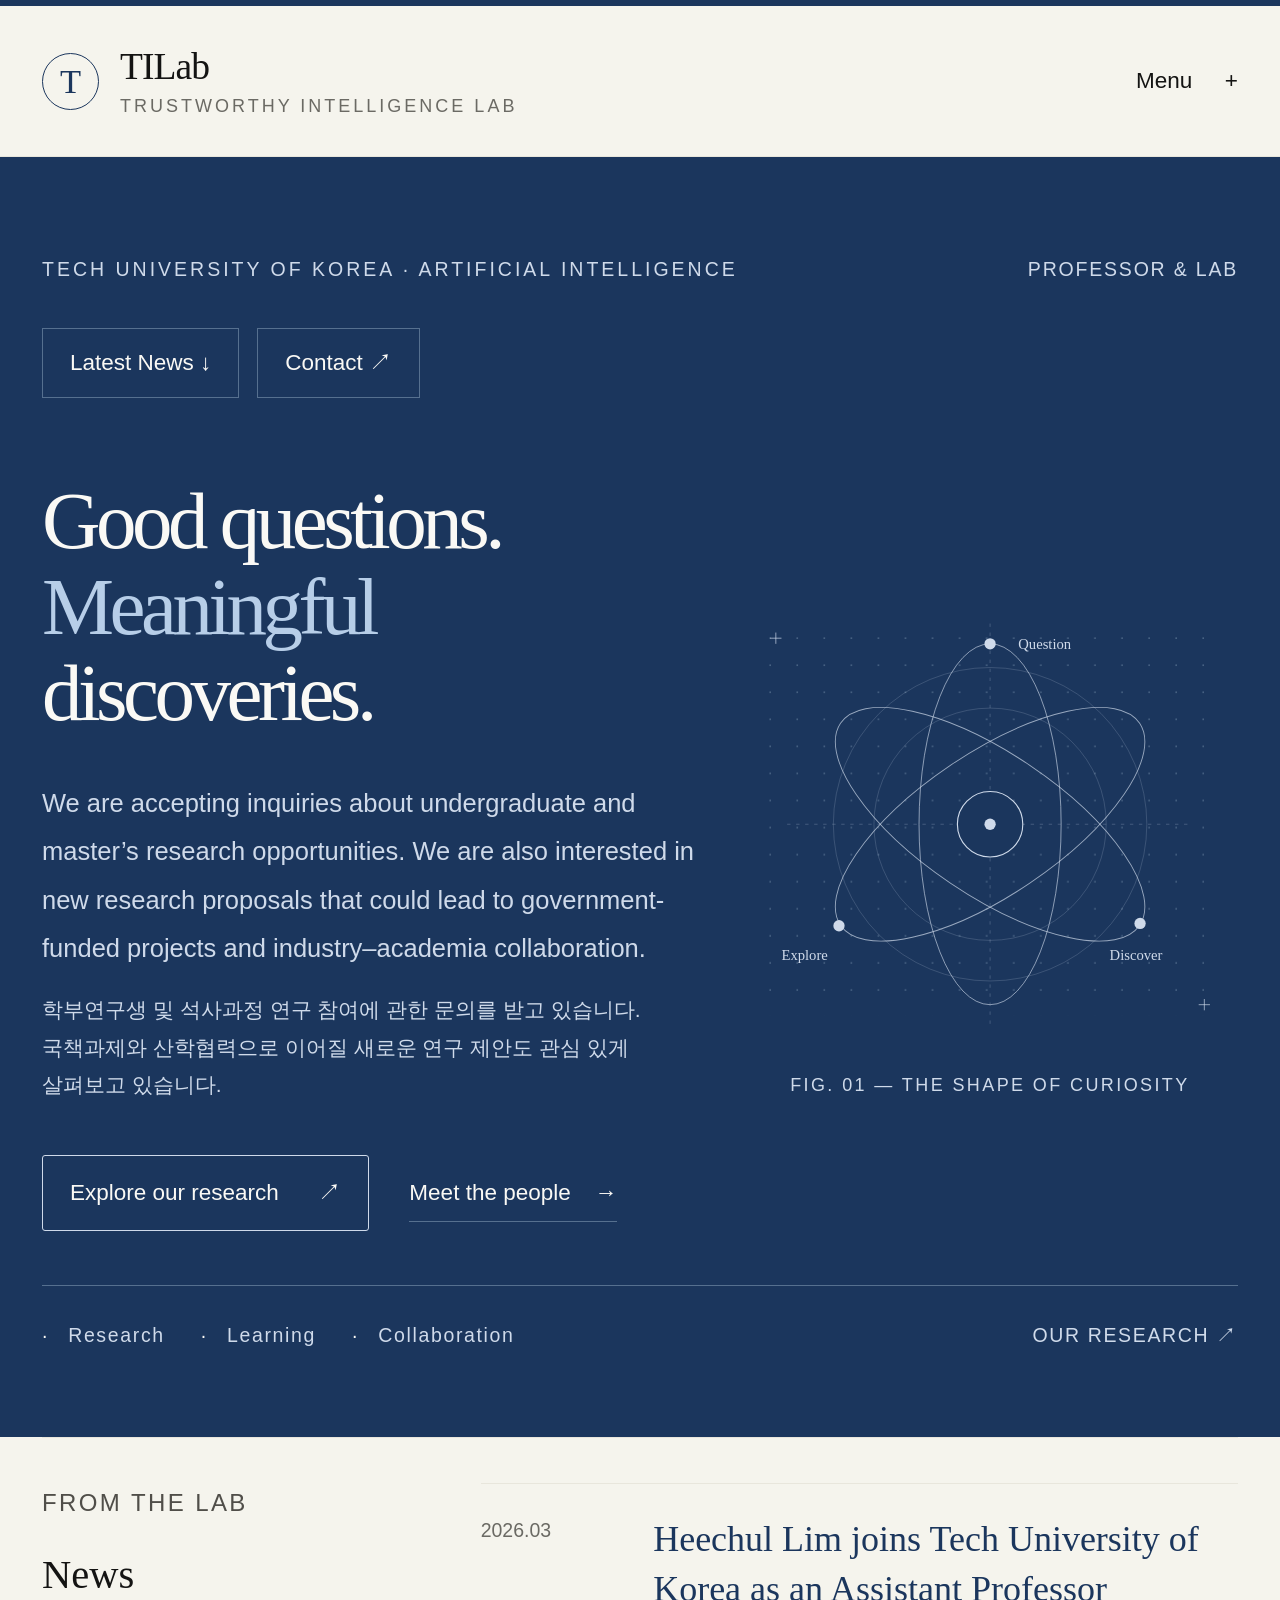
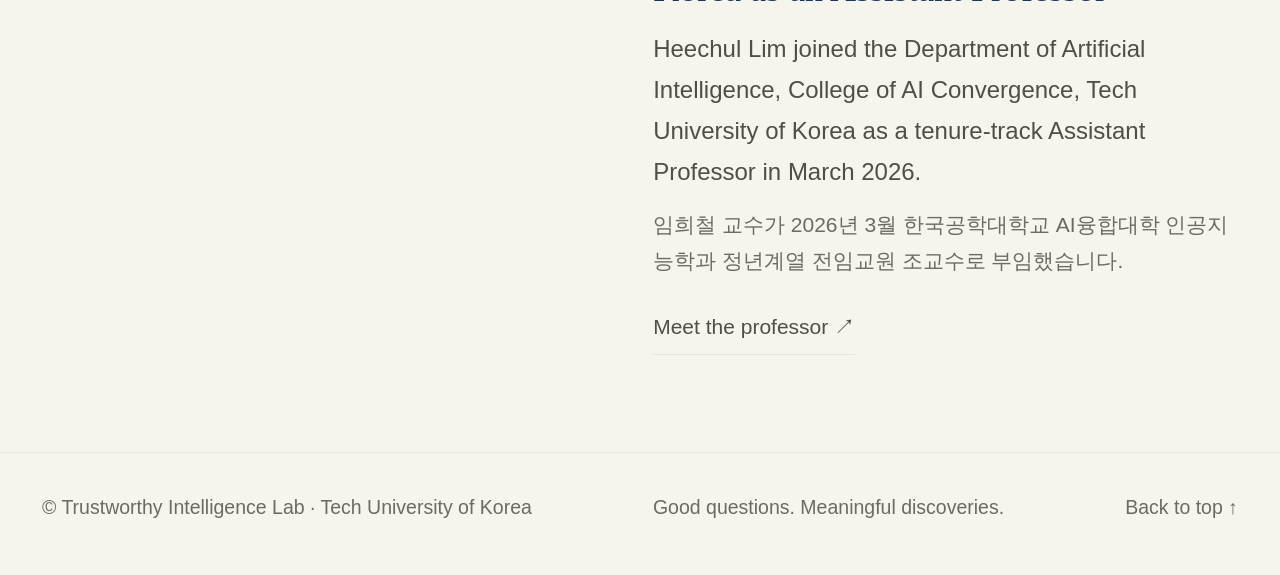
<file: index.html>
<!DOCTYPE html>

<html lang="ko">
<head>
<meta charset="utf-8"/>
<meta content="width=device-width, initial-scale=1" name="viewport"/>
<meta content="교수 및 연구실 홈페이지 — Kami 스타일 디자인 템플릿" name="description"/>
<title>Home — Trustworthy Intelligence Lab</title>
<link href="styles.css" rel="stylesheet"/>
</head>
<body>
<a class="skip" href="#main">
   본문으로 건너뛰기
  </a>
<header class="site-header">
<div class="wrap header-inner">
<a aria-label="Trustworthy Intelligence Lab 홈" class="brand" href="index.html">
<span aria-hidden="true" class="mark">T</span>
<span class="brand-name" data-od-id="lab-name">TILab<span class="brand-sub">TRUSTWORTHY INTELLIGENCE LAB</span></span>
</a>
<nav aria-label="주 메뉴" class="desktop-nav">
<a aria-current="page" href="index.html">
      Home
     </a>
<a href="research.html">
      Research
     </a>
<a href="professor.html">
      Professor
     </a>
<a href="people.html">
      People
     </a>
<a href="publications.html">
      Publications
     </a>
<a href="lectures.html">
      Lectures
     </a>
</nav>
<details class="mobile-nav">
<summary>
      Menu
     </summary>
<nav aria-label="모바일 메뉴">
<a aria-current="page" href="index.html">
       Home
      </a>
<a href="research.html">
       Research
      </a>
<a href="professor.html">
       Professor
      </a>
<a href="people.html">
       People
      </a>
<a href="publications.html">
       Publications
      </a>
<a href="lectures.html">
       Lectures
      </a>
</nav>
</details>
</div>
</header>
<main class="wrap" id="main">
<section aria-labelledby="hero-title" class="hero">
<div class="hero-top">
<p class="eyebrow" data-od-id="affiliation">TECH UNIVERSITY OF KOREA · ARTIFICIAL INTELLIGENCE</p>
<span class="edition">PROFESSOR &amp; LAB</span>
</div><nav aria-label="Page sections" class="publication-jumps"><a href="#latest-news">Latest News ↓</a><a href="professor.html">Contact ↗</a></nav>
<div class="hero-grid">
<div>
<h1 data-od-id="hero-title" id="hero-title">
       Good questions.
       <br/>
<span>
        Meaningful
       </span>
<br/>
       discoveries.
      </h1>
<p class="hero-copy" data-od-id="hero-description">We are accepting inquiries about undergraduate and master’s research opportunities. We are also interested in new research proposals that could lead to government-funded projects and industry–academia collaboration.</p><p class="home-invitation-ko" lang="ko">학부연구생 및 석사과정 연구 참여에 관한 문의를 받고 있습니다. 국책과제와 산학협력으로 이어질 새로운 연구 제안도 관심 있게 살펴보고 있습니다.</p>
<div class="hero-actions">
<a class="button" href="research.html">
        Explore our research
        <span aria-hidden="true">
         ↗
        </span>
</a>
<a class="text-link" href="people.html">
        Meet the people
        <span aria-hidden="true">
         →
        </span>
</a>
</div>
</div>
<div class="hero-art">
<figure>
<svg aria-labelledby="art-title art-desc" role="img" viewbox="0 0 440 390">
<title id="art-title">
         탐구와 발견을 표현한 기하학 드로잉
        </title>
<desc id="art-desc">
         여러 궤도와 점이 하나의 중심을 공유하는 연구 연결의 추상적 표현
        </desc>
<defs>
<pattern height="24" id="grid" patternunits="userSpaceOnUse" width="24">
<circle cx="1" cy="1" fill="#e8e6dc" r=".7">
</circle>
</pattern>
</defs>
<rect fill="url(#grid)" height="340" width="400" x="20" y="20">
</rect>
<g fill="none" stroke="#1b365d" stroke-width=".8">
<circle cx="220" cy="190" opacity=".2" r="139">
</circle>
<circle cx="220" cy="190" opacity=".2" r="103">
</circle>
<ellipse cx="220" cy="190" opacity=".7" rx="160" ry="63" transform="rotate(-34 220 190)">
</ellipse>
<ellipse cx="220" cy="190" opacity=".7" rx="160" ry="63" transform="rotate(34 220 190)">
</ellipse>
<ellipse cx="220" cy="190" opacity=".7" rx="160" ry="63" transform="rotate(90 220 190)">
</ellipse>
<path d="M40 190H400M220 12V369" opacity=".25" stroke-dasharray="3 5">
</path>
</g>
<circle cx="220" cy="190" fill="#f5f4ed" r="29" stroke="#1b365d" stroke-width="1">
</circle>
<circle cx="220" cy="190" fill="#1b365d" r="5">
</circle>
<g fill="#1b365d">
<circle cx="220" cy="30" r="5">
</circle>
<circle cx="86" cy="280" r="5">
</circle>
<circle cx="353" cy="278" r="5">
</circle>
</g>
<g fill="#504e49" font-family="Georgia,serif" font-size="13">
<text x="245" y="35">
          Question
         </text>
<text x="35" y="310">
          Explore
         </text>
<text x="326" y="310">
          Discover
         </text>
</g>
<g stroke="#6b6a64" stroke-width=".6">
<path d="M25 25h10m-5-5v10M405 350h10m-5-5v10">
</path>
</g>
</svg>
<figcaption>
        FIG. 01 — THE SHAPE OF CURIOSITY
       </figcaption>
</figure>
</div>
</div>
<div class="hero-foot">
<div class="hero-tags">
<span>
       Research
      </span>
<span>
       Learning
      </span>
<span>
       Collaboration
      </span>
</div>
<a href="research.html">
      OUR RESEARCH ↗
     </a>
</div>
</section>
<section aria-labelledby="latest-title" class="home-news" id="latest-news">
<div>
<p class="section-num">
      FROM THE LAB
     </p>
<h2 id="latest-title">News</h2>
</div>
<div><article class="news-item" id="faculty-appointment"><time datetime="2026-03">2026.03</time><div><h3>Heechul Lim joins Tech University of Korea as an Assistant Professor</h3><p>Heechul Lim joined the Department of Artificial Intelligence, College of AI Convergence, Tech University of Korea as a tenure-track Assistant Professor in March 2026.</p><p class="news-ko" lang="ko">임희철 교수가 2026년 3월 한국공학대학교 AI융합대학 인공지능학과 정년계열 전임교원 조교수로 부임했습니다.</p><p><a class="text-link" href="professor.html">Meet the professor ↗</a></p></div></article></div>
</section>
</main>
<footer>
<div class="wrap footer-inner">
<span>© Trustworthy Intelligence Lab · Tech University of Korea</span>
<span>
     Good questions. Meaningful discoveries.
    </span>
<a href="#main">
     Back to top ↑
    </a>
</div>
</footer>
</body>
</html>
</file>
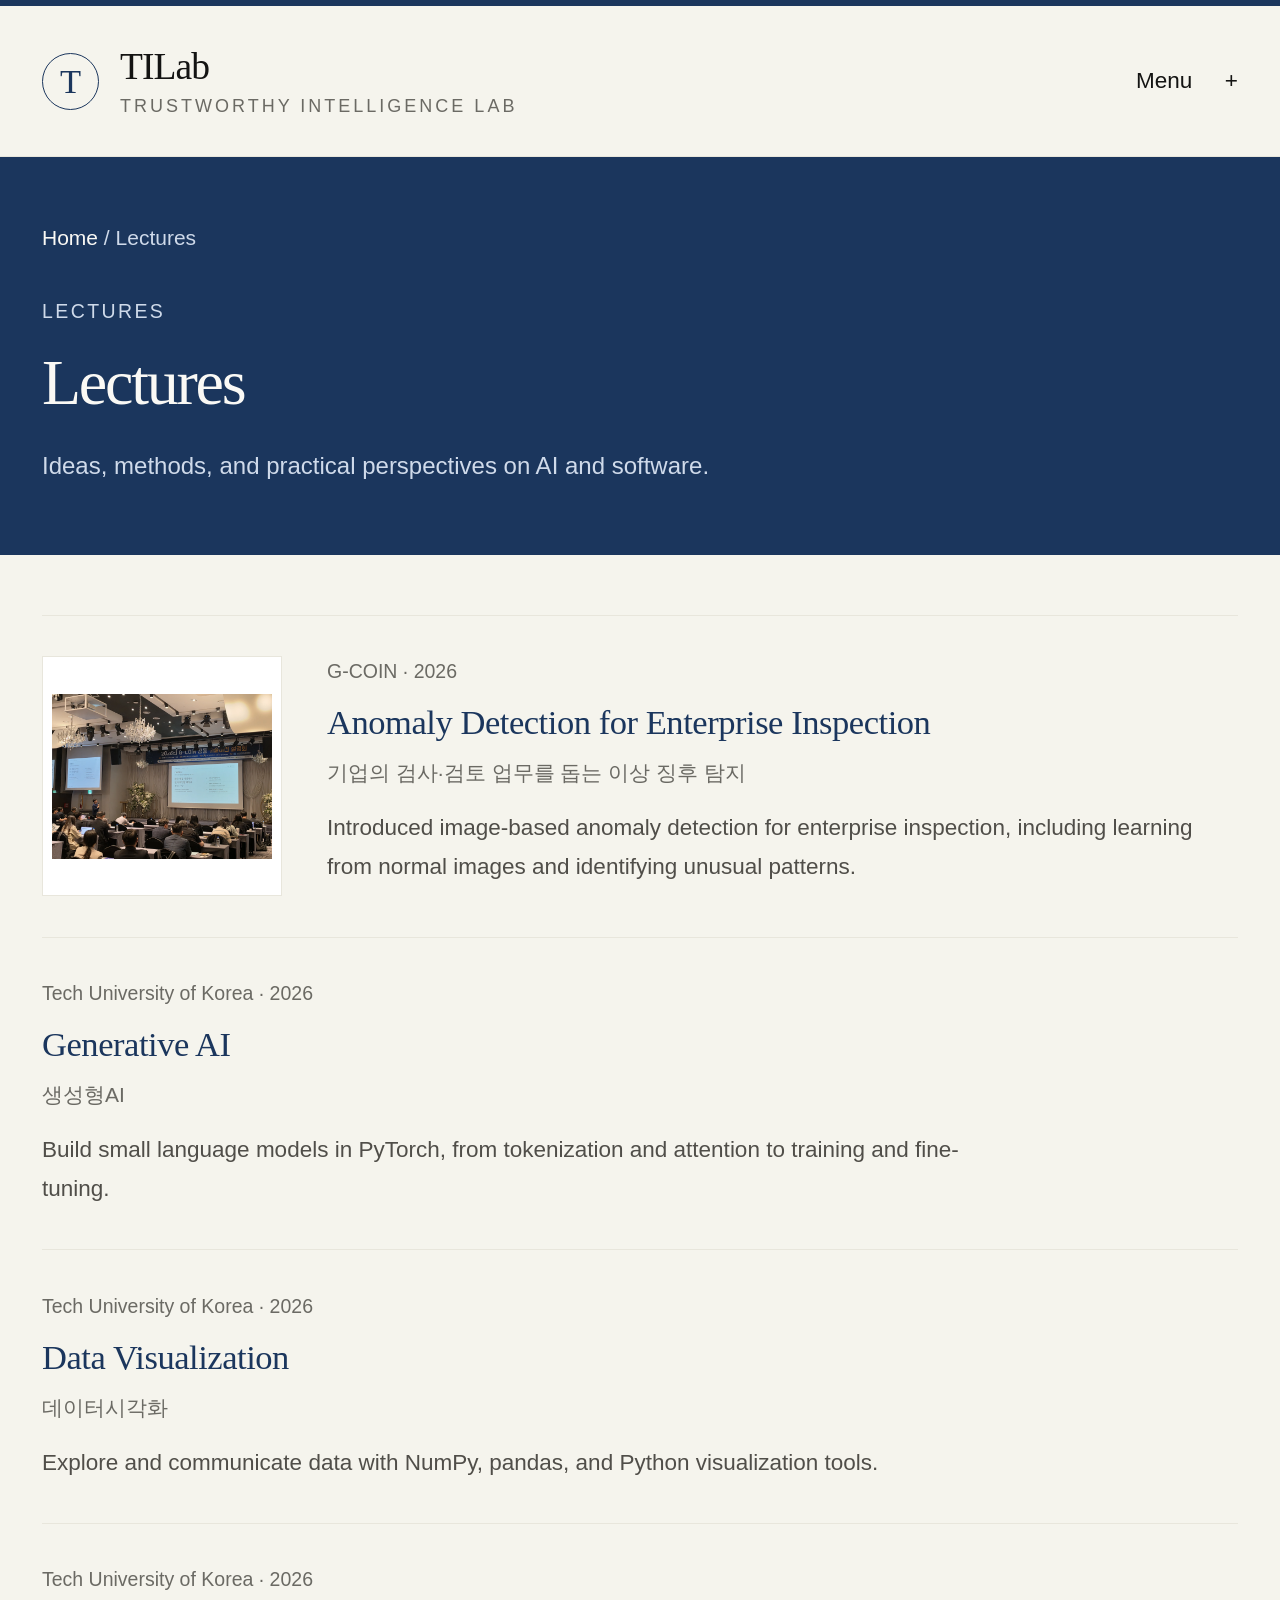
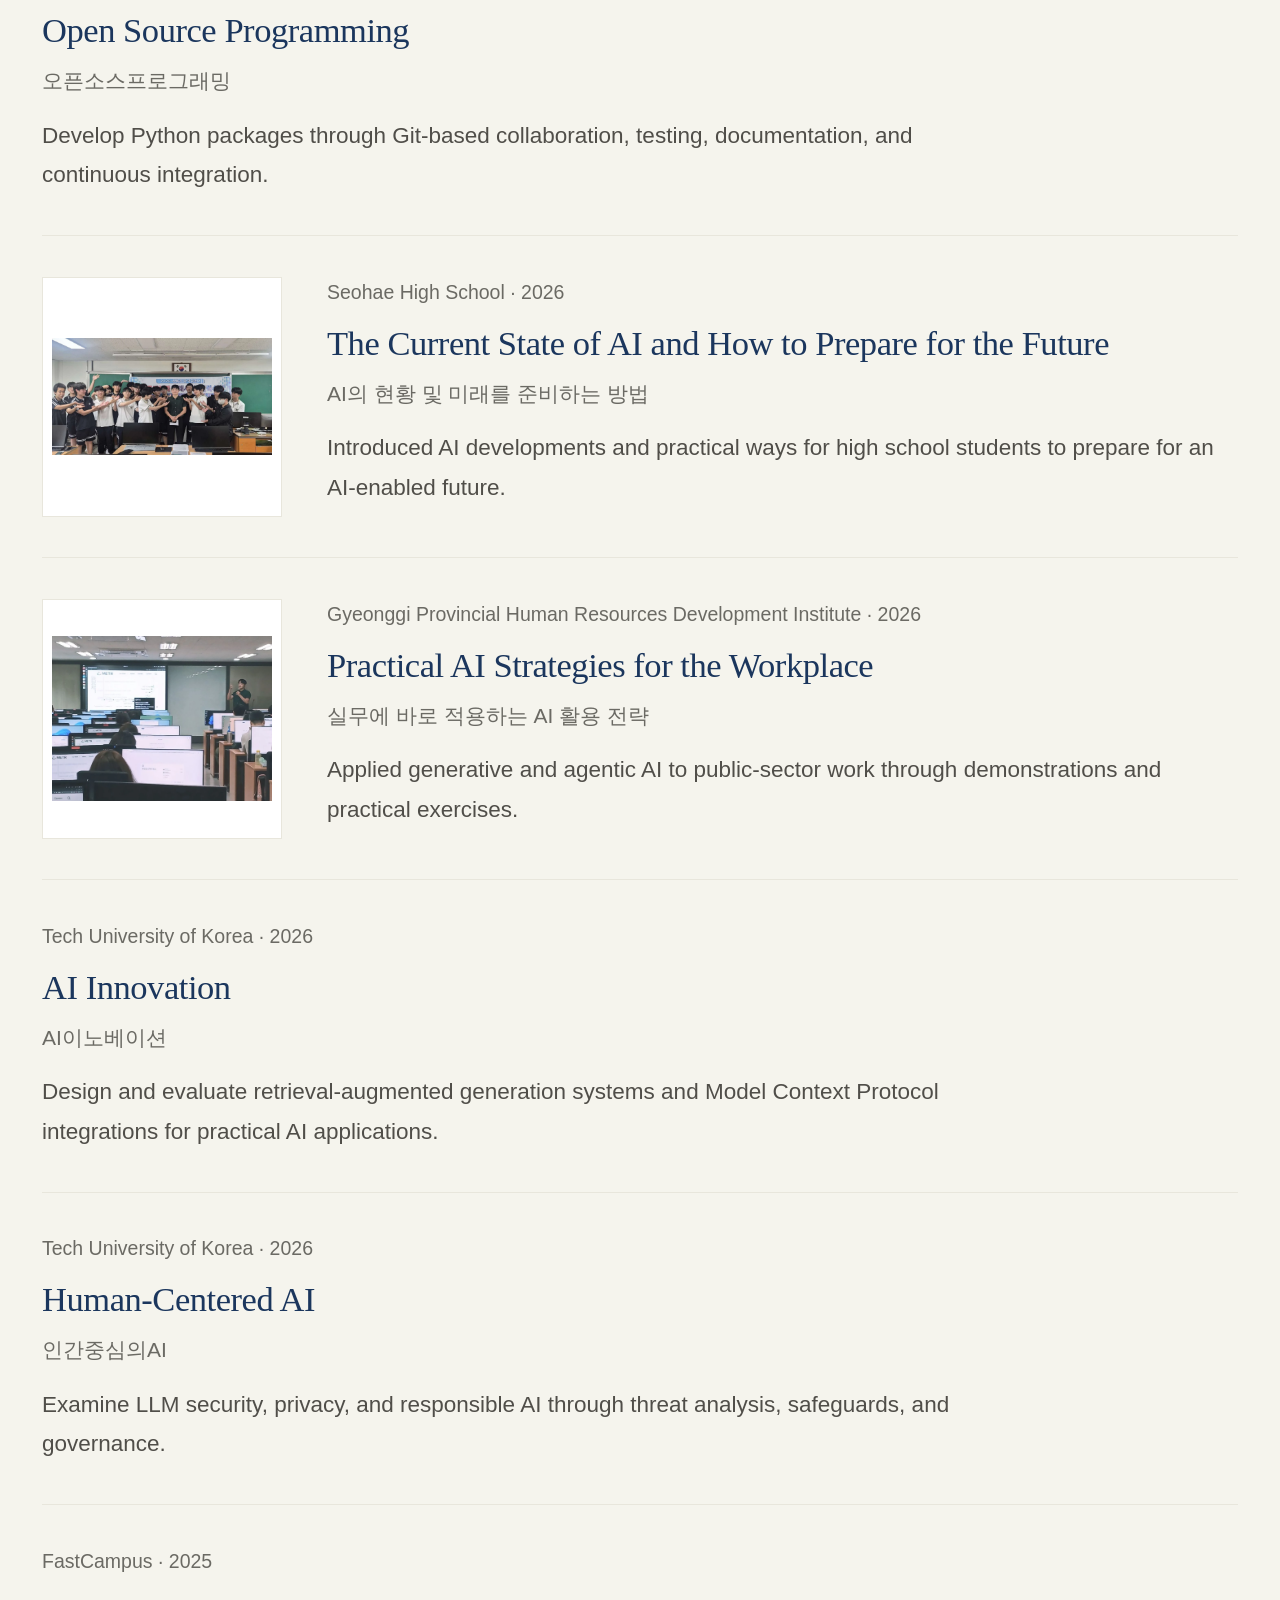
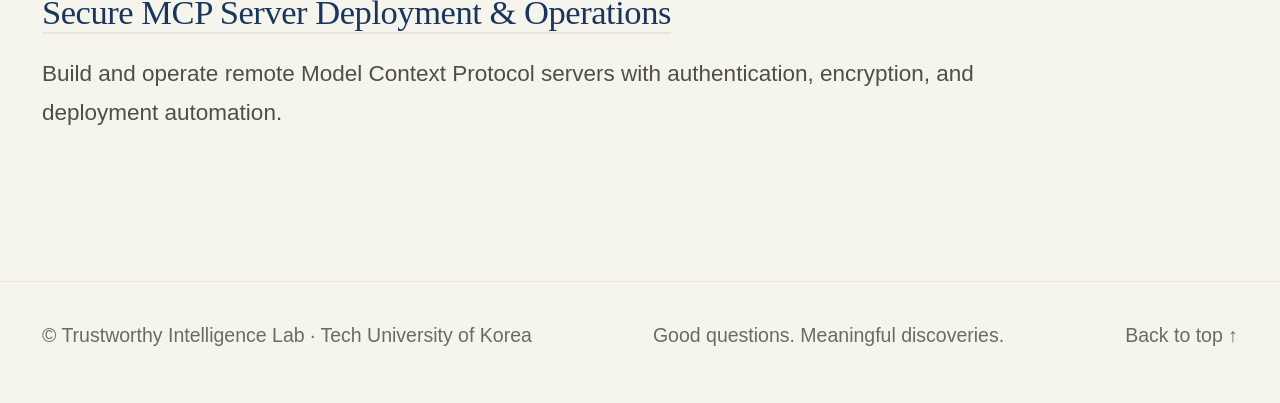
<file: lectures.html>
<!DOCTYPE html>

<html lang="en">
<head>
<meta charset="utf-8"/>
<meta content="width=device-width, initial-scale=1" name="viewport"/>
<meta content="Lectures on AI and software — Trustworthy Intelligence Lab" name="description"/>
<title>Lectures — Trustworthy Intelligence Lab</title>
<link href="styles.css" rel="stylesheet"/>
</head>
<body class="lectures-page">
<a class="skip" href="#main">Skip to content</a>
<header class="site-header">
<div class="wrap header-inner">
<a aria-label="Trustworthy Intelligence Lab home" class="brand" href="index.html">
<span aria-hidden="true" class="mark">T</span>
<span class="brand-name" data-od-id="lab-name">TILab<span class="brand-sub">TRUSTWORTHY INTELLIGENCE LAB</span></span>
</a>
<nav aria-label="Main navigation" class="desktop-nav">
<a href="index.html">
      Home
     </a>
<a href="research.html">
      Research
     </a>
<a href="professor.html">
      Professor
     </a>
<a href="people.html">
      People
     </a>
<a href="publications.html">
      Publications
     </a>
<a aria-current="page" href="lectures.html">
      Lectures
     </a>
</nav>
<details class="mobile-nav">
<summary>
      Menu
     </summary>
<nav aria-label="Mobile navigation">
<a href="index.html">
       Home
      </a>
<a href="research.html">
       Research
      </a>
<a href="professor.html">
       Professor
      </a>
<a href="people.html">
       People
      </a>
<a href="publications.html">
       Publications
      </a>
<a aria-current="page" href="lectures.html">
       Lectures
      </a>
</nav>
</details>
</div>
</header>
<main class="wrap" id="main">
<div class="page-heading">
<p class="breadcrumb"><a href="index.html">Home</a> / Lectures</p>
<p class="section-num">LECTURES</p>
<h1>Lectures</h1>
<p>Ideas, methods, and practical perspectives on AI and software.</p>
</div>
<section class="section page-content lecture-list" id="lectures" aria-label="Lectures">
<article class="lecture has-photo" id="lecture-gcoin">
<a class="pub-figure lecture-figure" href="pictures/lectures/gcoin.webp" target="_blank" rel="noopener"><img src="pictures/lectures/gcoin.webp" width="1600" height="1200" alt="Audience and presentation at the G-COIN joint technology transfer seminar" loading="lazy" decoding="async"/></a>
<div class="lecture-copy"><p class="lecture-meta">G-COIN · 2026</p><h2>Anomaly Detection for Enterprise Inspection</h2><p class="title-ko" lang="ko">기업의 검사·검토 업무를 돕는 이상 징후 탐지</p>
<p class="lecture-description">Introduced image-based anomaly detection for enterprise inspection, including learning from normal images and identifying unusual patterns.</p></div>
</article>
<article class="lecture" id="lecture-generative-ai">
<div class="lecture-copy"><p class="lecture-meta">Tech University of Korea · 2026</p><h2>Generative AI</h2><p class="title-ko" lang="ko">생성형AI</p>
<p class="lecture-description">Build small language models in PyTorch, from tokenization and attention to training and fine-tuning.</p></div>
</article>
<article class="lecture" id="lecture-data-visualization">
<div class="lecture-copy"><p class="lecture-meta">Tech University of Korea · 2026</p><h2>Data Visualization</h2><p class="title-ko" lang="ko">데이터시각화</p>
<p class="lecture-description">Explore and communicate data with NumPy, pandas, and Python visualization tools.</p></div>
</article>
<article class="lecture" id="lecture-open-source">
<div class="lecture-copy"><p class="lecture-meta">Tech University of Korea · 2026</p><h2>Open Source Programming</h2><p class="title-ko" lang="ko">오픈소스프로그래밍</p>
<p class="lecture-description">Develop Python packages through Git-based collaboration, testing, documentation, and continuous integration.</p></div>
</article>
<article class="lecture has-photo" id="lecture-seohae-ai">
<a class="pub-figure lecture-figure" href="pictures/lectures/seohae-ai.webp" target="_blank" rel="noopener"><img src="pictures/lectures/seohae-ai.webp" width="1280" height="685" alt="Heechul Lim with students after the AI lecture at Seohae High School" loading="lazy" decoding="async"/></a>
<div class="lecture-copy"><p class="lecture-meta">Seohae High School · 2026</p><h2>The Current State of AI and How to Prepare for the Future</h2><p class="title-ko" lang="ko">AI의 현황 및 미래를 준비하는 방법</p>
<p class="lecture-description">Introduced AI developments and practical ways for high school students to prepare for an AI-enabled future.</p></div>
</article>
<article class="lecture has-photo" id="lecture-gyeonggi-ai">
<a class="pub-figure lecture-figure" href="pictures/lectures/gyeonggi-ai.webp" target="_blank" rel="noopener"><img src="pictures/lectures/gyeonggi-ai.webp" width="1080" height="810" alt="Heechul Lim teaching AI applications to public officials at the Gyeonggi training institute" loading="lazy" decoding="async"/></a>
<div class="lecture-copy"><p class="lecture-meta">Gyeonggi Provincial Human Resources Development Institute · 2026</p><h2>Practical AI Strategies for the Workplace</h2><p class="title-ko" lang="ko">실무에 바로 적용하는 AI 활용 전략</p>
<p class="lecture-description">Applied generative and agentic AI to public-sector work through demonstrations and practical exercises.</p></div>
</article>
<article class="lecture" id="lecture-ai-innovation">
<div class="lecture-copy"><p class="lecture-meta">Tech University of Korea · 2026</p><h2>AI Innovation</h2><p class="title-ko" lang="ko">AI이노베이션</p>
<p class="lecture-description">Design and evaluate retrieval-augmented generation systems and Model Context Protocol integrations for practical AI applications.</p></div>
</article>
<article class="lecture" id="lecture-human-centered-ai">
<div class="lecture-copy"><p class="lecture-meta">Tech University of Korea · 2026</p><h2>Human-Centered AI</h2><p class="title-ko" lang="ko">인간중심의AI</p>
<p class="lecture-description">Examine LLM security, privacy, and responsible AI through threat analysis, safeguards, and governance.</p></div>
</article>
<article class="lecture" id="lecture-secure-mcp">
<div class="lecture-copy"><p class="lecture-meta">FastCampus · 2025</p><h2><a class="lecture-title-link" href="https://fastcampus.co.kr/data_online_multimcp" target="_blank" rel="noopener noreferrer">Secure MCP Server Deployment &amp; Operations</a></h2>
<p class="lecture-description">Build and operate remote Model Context Protocol servers with authentication, encryption, and deployment automation.</p></div>
</article>
</section>
</main>
<footer>
<div class="wrap footer-inner">
<span>© Trustworthy Intelligence Lab · Tech University of Korea</span>
<span>
     Good questions. Meaningful discoveries.
    </span>
<a href="#main">
     Back to top ↑
    </a>
</div>
</footer>
</body>
</html>
</file>
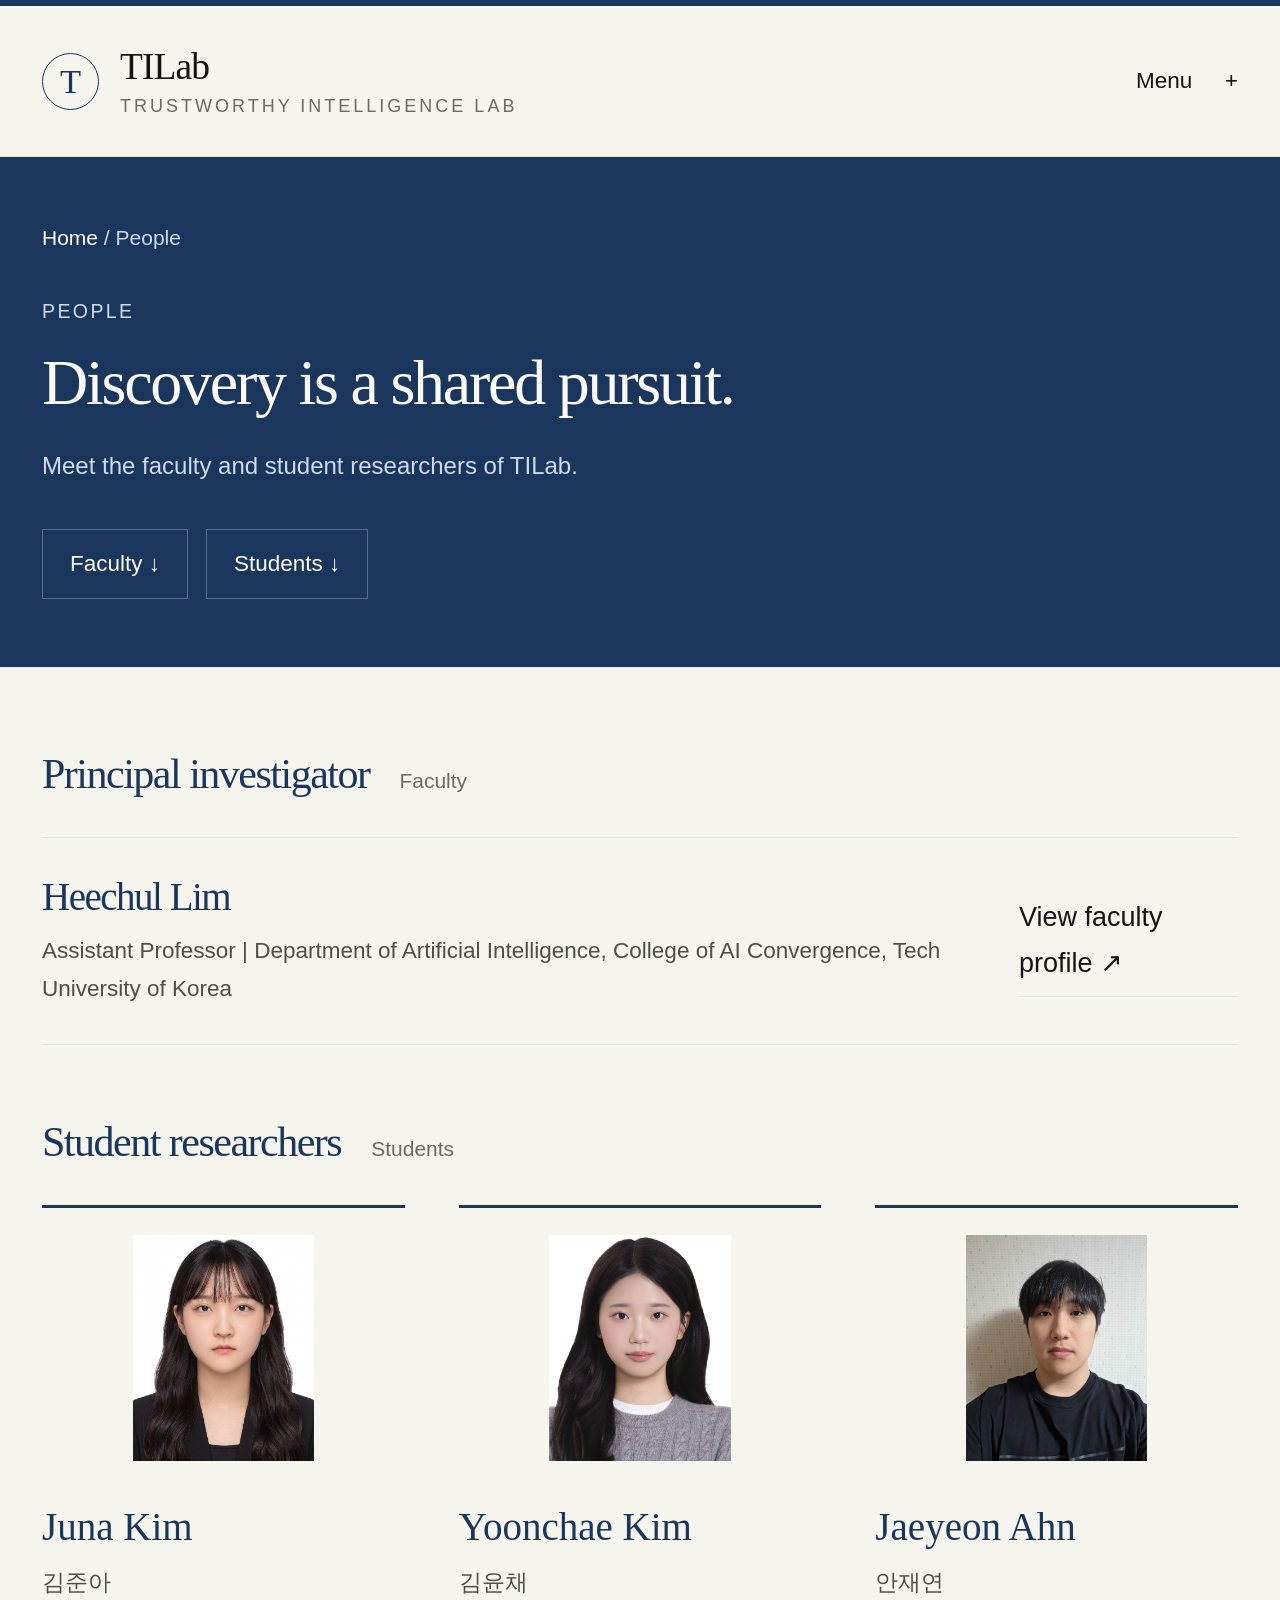
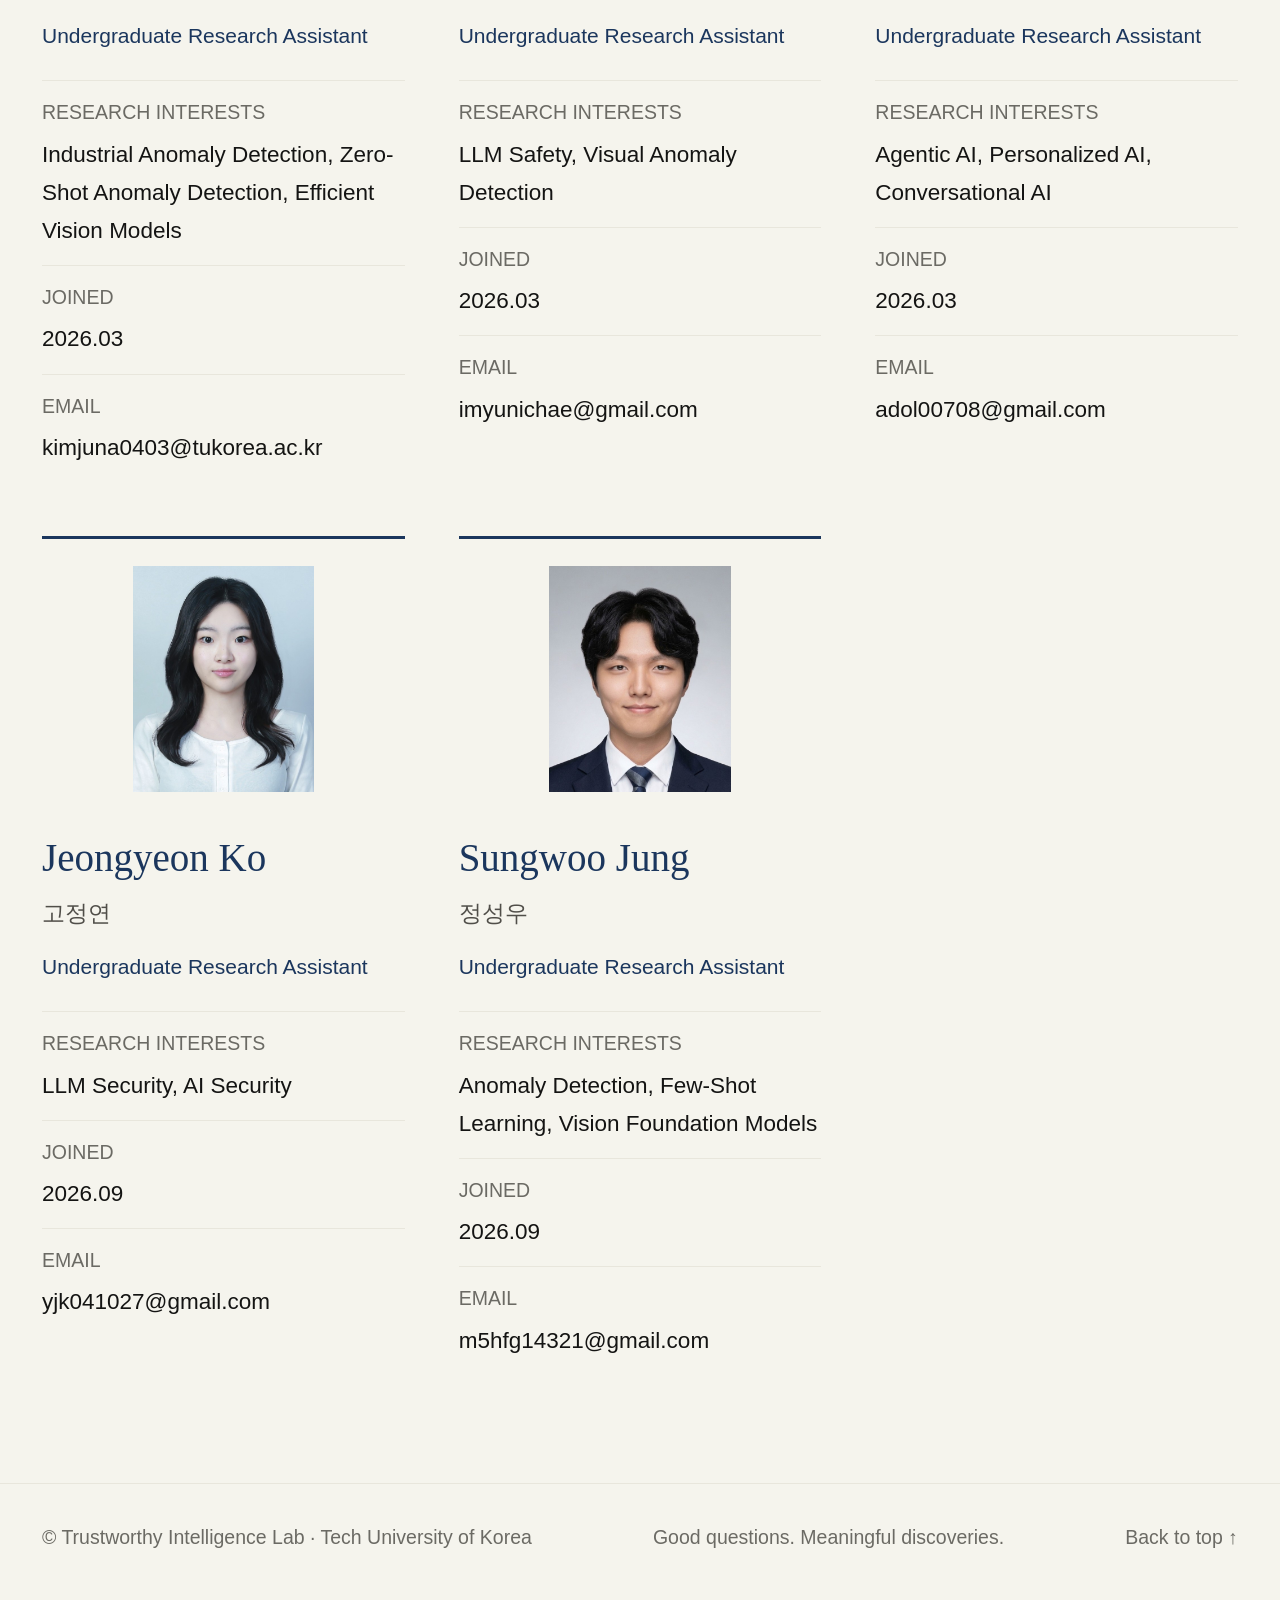
<file: people.html>
<!DOCTYPE html>

<html lang="en">
<head>
<meta charset="utf-8"/>
<meta content="width=device-width, initial-scale=1" name="viewport"/>
<meta content="Faculty, students, and alumni — Trustworthy Intelligence Lab" name="description"/>
<title>People — Trustworthy Intelligence Lab</title>
<link href="styles.css" rel="stylesheet"/>
</head>
<body>
<a class="skip" href="#main">Skip to content</a>
<header class="site-header">
<div class="wrap header-inner">
<a aria-label="Trustworthy Intelligence Lab home" class="brand" href="index.html">
<span aria-hidden="true" class="mark">T</span>
<span class="brand-name" data-od-id="lab-name">TILab<span class="brand-sub">TRUSTWORTHY INTELLIGENCE LAB</span></span>
</a>
<nav aria-label="Main navigation" class="desktop-nav">
<a href="index.html">
      Home
     </a>
<a href="research.html">
      Research
     </a>
<a href="professor.html">
      Professor
     </a>
<a aria-current="page" href="people.html">
      People
     </a>
<a href="publications.html">
      Publications
     </a>
<a href="lectures.html">
      Lectures
     </a>
</nav>
<details class="mobile-nav">
<summary>
      Menu
     </summary>
<nav aria-label="Mobile navigation">
<a href="index.html">
       Home
      </a>
<a href="research.html">
       Research
      </a>
<a href="professor.html">
       Professor
      </a>
<a aria-current="page" href="people.html">
       People
      </a>
<a href="publications.html">
       Publications
      </a>
<a href="lectures.html">
       Lectures
      </a>
</nav>
</details>
</div>
</header>
<main class="wrap" id="main">
<div class="page-heading">
<p class="breadcrumb">
<a href="index.html">
      Home
     </a>
     / People
    </p>
<p class="section-num">
     PEOPLE
    </p>
<h1>
     Discovery is a shared pursuit.
    </h1>
<p>Meet the faculty and student researchers of TILab.</p>
<nav aria-label="Page sections" class="publication-jumps"><a href="#faculty">Faculty ↓</a><a href="#students">Students ↓</a></nav></div>
<section aria-label="Lab members" class="section page-content">
<div class="group-heading" id="faculty">
<h2>
      Principal investigator
     </h2>
<span>Faculty</span>
</div>
<div class="faculty-summary">
<div>
<h2>Heechul Lim</h2>
<p>Assistant Professor | Department of Artificial Intelligence, College of AI Convergence, Tech University of Korea</p>
</div>
<a class="text-link" href="professor.html">View faculty profile ↗</a>
</div>
<div class="group-heading" id="students">
<h2>
      Student researchers
     </h2>
<span>Students</span>
</div>
<div class="student-grid"><article class="student" id="student-1"><div class="student-photo"><img src="pictures/students/juna-kim.jpg" width="643" height="800" alt="Portrait of Juna Kim" loading="lazy" decoding="async"/></div>
<h3 data-od-id="student-1-name">Juna Kim</h3>
<p class="name-ko" lang="ko">김준아</p><p class="role">Undergraduate Research Assistant</p><dl><div><dt>RESEARCH INTERESTS</dt><dd>Industrial Anomaly Detection, Zero-Shot Anomaly Detection, Efficient Vision Models</dd></div><div><dt>JOINED</dt><dd>2026.03</dd></div><div><dt>EMAIL</dt><dd><a href="mailto:kimjuna0403@tukorea.ac.kr">kimjuna0403@tukorea.ac.kr</a></dd></div></dl></article>
<article class="student" id="student-2"><div class="student-photo"><img src="pictures/students/yoonchae-kim.jpg" width="643" height="800" alt="Portrait of Yoonchae Kim" loading="lazy" decoding="async"/></div>
<h3 data-od-id="student-2-name">Yoonchae Kim</h3>
<p class="name-ko" lang="ko">김윤채</p><p class="role">Undergraduate Research Assistant</p><dl><div><dt>RESEARCH INTERESTS</dt><dd>LLM Safety, Visual Anomaly Detection</dd></div><div><dt>JOINED</dt><dd>2026.03</dd></div><div><dt>EMAIL</dt><dd><a href="mailto:imyunichae@gmail.com">imyunichae@gmail.com</a></dd></div></dl></article>
<article class="student" id="student-3"><div class="student-photo"><img src="pictures/students/jaeyeon-ahn.jpg" width="643" height="800" alt="Portrait of Jaeyeon Ahn" loading="lazy" decoding="async"/></div>
<h3 data-od-id="student-3-name">Jaeyeon Ahn</h3>
<p class="name-ko" lang="ko">안재연</p><p class="role">Undergraduate Research Assistant</p><dl><div><dt>RESEARCH INTERESTS</dt><dd>Agentic AI, Personalized AI, Conversational AI</dd></div><div><dt>JOINED</dt><dd>2026.03</dd></div><div><dt>EMAIL</dt><dd><a href="mailto:adol00708@gmail.com">adol00708@gmail.com</a></dd></div></dl></article>
<article class="student" id="student-6"><div class="student-photo"><img src="pictures/students/jeongyeon-ko.jpg" width="643" height="800" alt="Portrait of Jeongyeon Ko" loading="lazy" decoding="async"/></div>
<h3 data-od-id="student-6-name">Jeongyeon Ko</h3>
<p class="name-ko" lang="ko">고정연</p><p class="role">Undergraduate Research Assistant</p><dl><div><dt>RESEARCH INTERESTS</dt><dd>LLM Security, AI Security</dd></div><div><dt>JOINED</dt><dd>2026.09</dd></div><div><dt>EMAIL</dt><dd><a href="mailto:yjk041027@gmail.com">yjk041027@gmail.com</a></dd></div></dl></article>
<article class="student" id="student-8"><div class="student-photo"><img src="pictures/students/sungwoo-jung.jpg" width="643" height="800" alt="Portrait of Sungwoo Jung" loading="lazy" decoding="async"/></div>
<h3 data-od-id="student-8-name">Sungwoo Jung</h3>
<p class="name-ko" lang="ko">정성우</p><p class="role">Undergraduate Research Assistant</p><dl><div><dt>RESEARCH INTERESTS</dt><dd>Anomaly Detection, Few-Shot Learning, Vision Foundation Models</dd></div><div><dt>JOINED</dt><dd>2026.09</dd></div><div><dt>EMAIL</dt><dd><a href="mailto:m5hfg14321@gmail.com">m5hfg14321@gmail.com</a></dd></div></dl></article></div>
</section>
</main>
<footer>
<div class="wrap footer-inner">
<span>© Trustworthy Intelligence Lab · Tech University of Korea</span>
<span>
     Good questions. Meaningful discoveries.
    </span>
<a href="#main">
     Back to top ↑
    </a>
</div>
</footer>
</body>
</html>
</file>
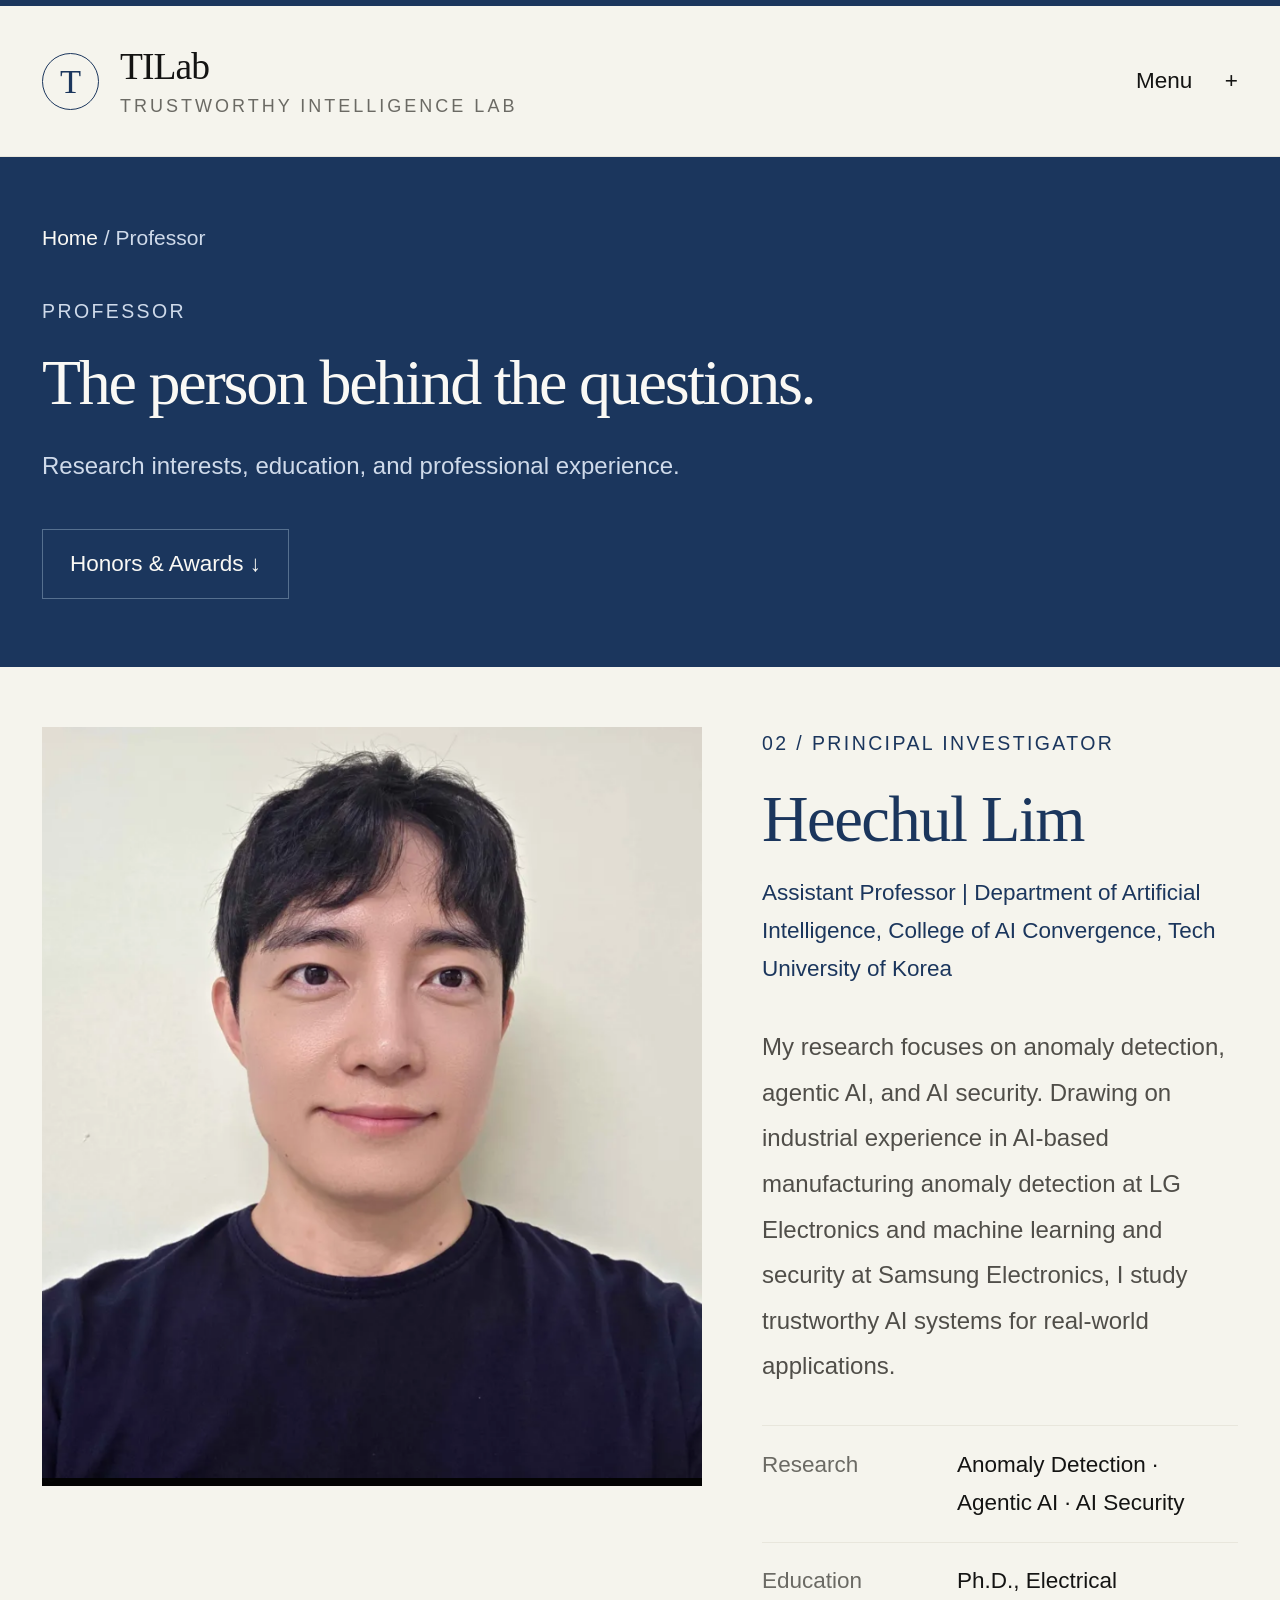
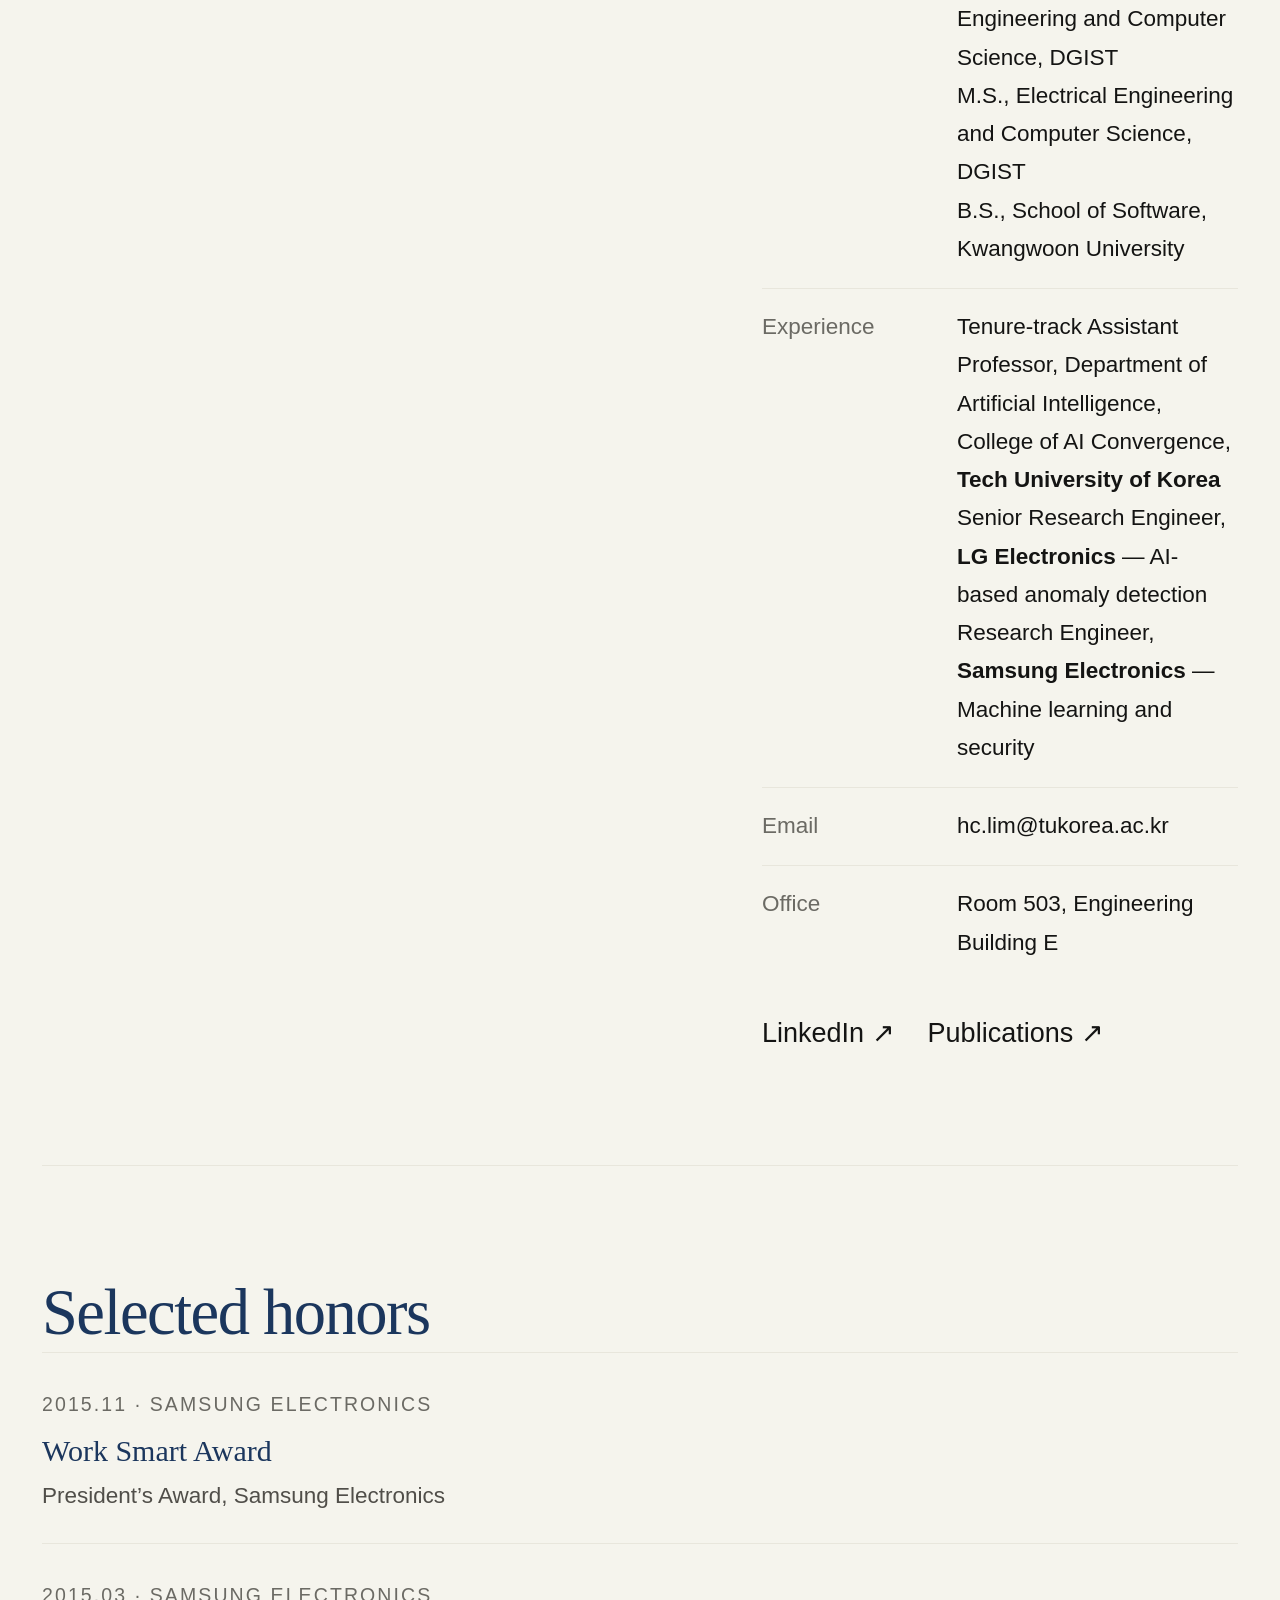
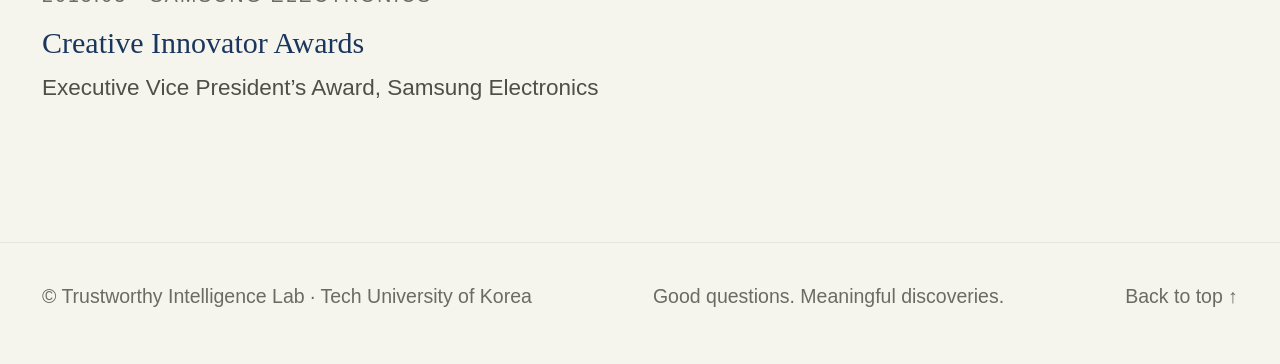
<file: professor.html>
<!DOCTYPE html>

<html lang="en">
<head>
<meta charset="utf-8"/>
<meta content="width=device-width, initial-scale=1" name="viewport"/>
<meta content="Heechul Lim — Research interests, education, and experience — Trustworthy Intelligence Lab" name="description"/>
<title>Professor — Trustworthy Intelligence Lab</title>
<link href="styles.css" rel="stylesheet"/>
</head>
<body>
<a class="skip" href="#main">Skip to content</a>
<header class="site-header">
<div class="wrap header-inner">
<a aria-label="Trustworthy Intelligence Lab home" class="brand" href="index.html">
<span aria-hidden="true" class="mark">T</span>
<span class="brand-name" data-od-id="lab-name">TILab<span class="brand-sub">TRUSTWORTHY INTELLIGENCE LAB</span></span>
</a>
<nav aria-label="Main navigation" class="desktop-nav">
<a href="index.html">
      Home
     </a>
<a href="research.html">
      Research
     </a>
<a aria-current="page" href="professor.html">
      Professor
     </a>
<a href="people.html">
      People
     </a>
<a href="publications.html">
      Publications
     </a>
<a href="lectures.html">
      Lectures
     </a>
</nav>
<details class="mobile-nav">
<summary>
      Menu
     </summary>
<nav aria-label="Mobile navigation">
<a href="index.html">
       Home
      </a>
<a href="research.html">
       Research
      </a>
<a aria-current="page" href="professor.html">
       Professor
      </a>
<a href="people.html">
       People
      </a>
<a href="publications.html">
       Publications
      </a>
<a href="lectures.html">
       Lectures
      </a>
</nav>
</details>
</div>
</header>
<main class="wrap" id="main">
<div class="page-heading">
<p class="breadcrumb">
<a href="index.html">
      Home
     </a>
     / Professor
    </p>
<p class="section-num">
     PROFESSOR
    </p>
<h1>
     The person behind the questions.
    </h1>
<p>Research interests, education, and professional experience.</p>
<nav aria-label="Page sections" class="publication-jumps"><a href="#honors">Honors &amp; Awards ↓</a></nav></div>
<section class="section page-content" id="professor">
<div class="professor-grid">
<div class="portrait"><img alt="Heechul Lim" height="852" src="pictures/스크린샷 2026-09-23 10-37-38.png" width="797"/></div>
<div>
<p class="section-num">
       02 / PRINCIPAL INVESTIGATOR
      </p>
<h2 class="professor-name" data-od-id="professor-name">Heechul Lim</h2>
<p class="professor-title" data-od-id="professor-affiliation">Assistant Professor | Department of Artificial Intelligence, College of AI Convergence, Tech University of Korea</p>
<p class="bio" data-od-id="professor-bio">My research focuses on anomaly detection, agentic AI, and AI security. Drawing on industrial experience in AI-based manufacturing anomaly detection at LG Electronics and machine learning and security at Samsung Electronics, I study trustworthy AI systems for real-world applications.</p>
<dl class="profile-facts"><div><dt>Research</dt><dd>Anomaly Detection · Agentic AI · AI Security</dd></div>
<div><dt>Education</dt><dd>Ph.D., Electrical Engineering and Computer Science, DGIST<br/>M.S., Electrical Engineering and Computer Science, DGIST<br/>B.S., School of Software, Kwangwoon University</dd></div>
<div><dt>Experience</dt><dd>Tenure-track Assistant Professor, Department of Artificial Intelligence, College of AI Convergence, <strong>Tech University of Korea</strong><br/>Senior Research Engineer, <strong>LG Electronics</strong> — AI-based anomaly detection<br/>Research Engineer, <strong>Samsung Electronics</strong> — Machine learning and security</dd></div>
<div><dt>Email</dt><dd><a href="mailto:hc.lim@tukorea.ac.kr">hc.lim@tukorea.ac.kr</a></dd></div>
<div><dt>Office</dt><dd>Room 503, Engineering Building E</dd></div></dl>
<div class="profile-links"><a href="https://www.linkedin.com/in/%ED%9D%AC%EC%B4%A0-%EC%9E%84-aa1223240/" rel="noopener noreferrer" target="_blank">LinkedIn ↗</a><a href="publications.html">Publications ↗</a></div>
</div>
</div>
</section>
<section class="section" id="honors"><h2>Selected honors</h2><article class="course"><span class="small-meta">2015.11 · SAMSUNG ELECTRONICS</span><h3>Work Smart Award</h3><p>President’s Award, Samsung Electronics</p></article><article class="course"><span class="small-meta">2015.03 · SAMSUNG ELECTRONICS</span><h3>Creative Innovator Awards</h3><p>Executive Vice President’s Award, Samsung Electronics</p></article></section></main>
<footer>
<div class="wrap footer-inner">
<span>© Trustworthy Intelligence Lab · Tech University of Korea</span>
<span>
     Good questions. Meaningful discoveries.
    </span>
<a href="#main">
     Back to top ↑
    </a>
</div>
</footer>
</body>
</html>
</file>
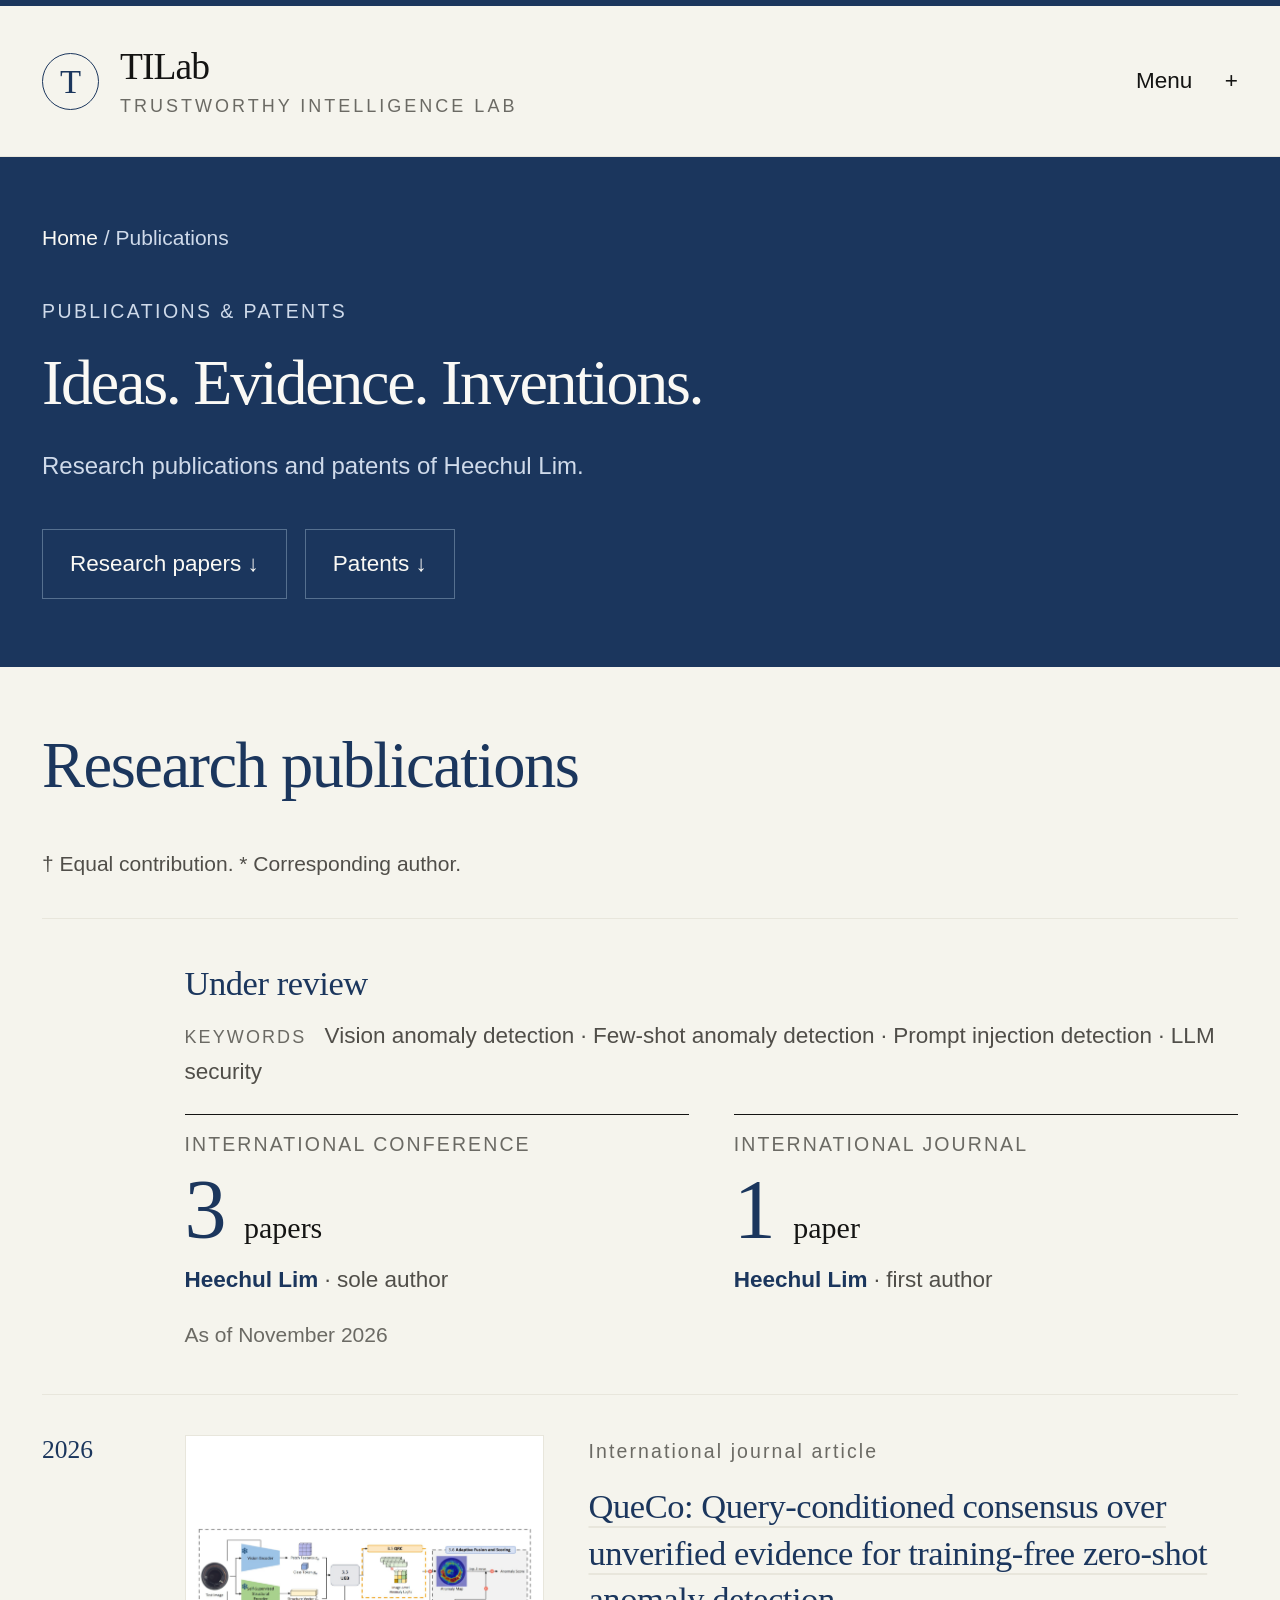
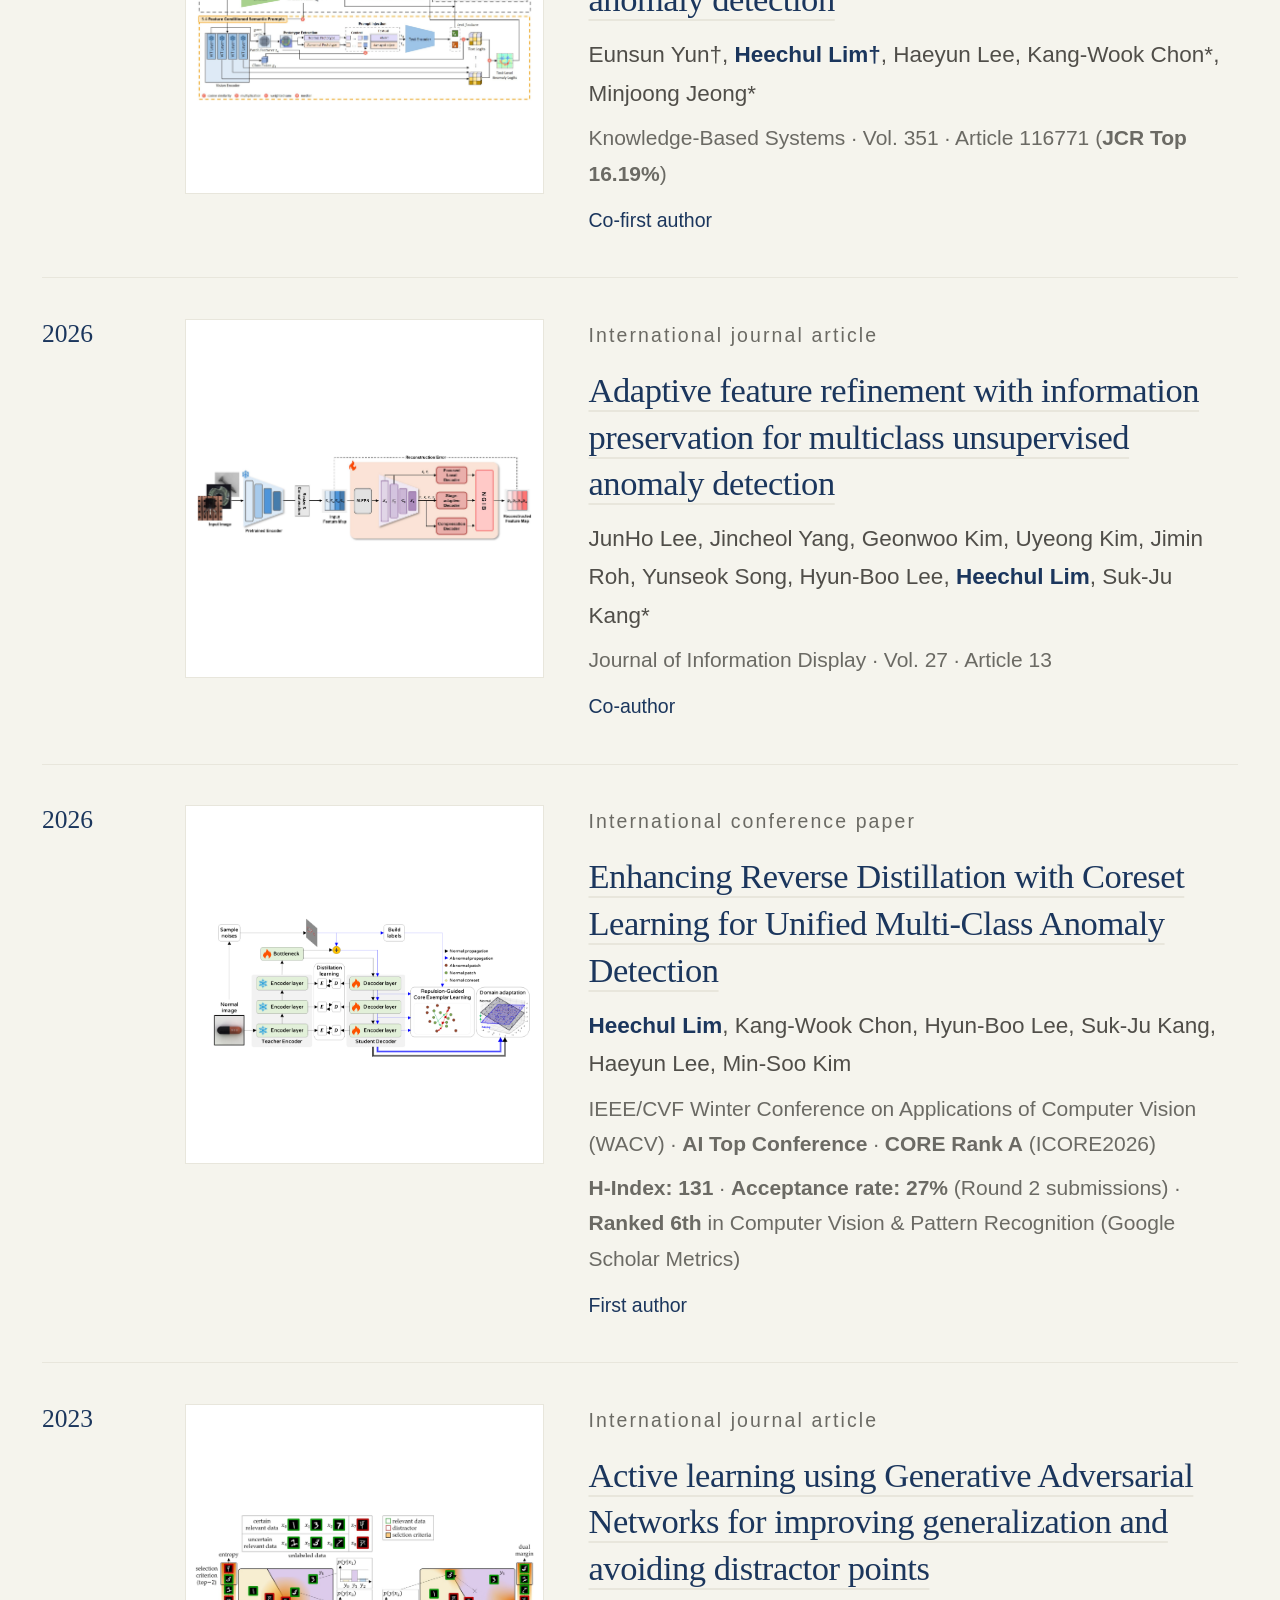
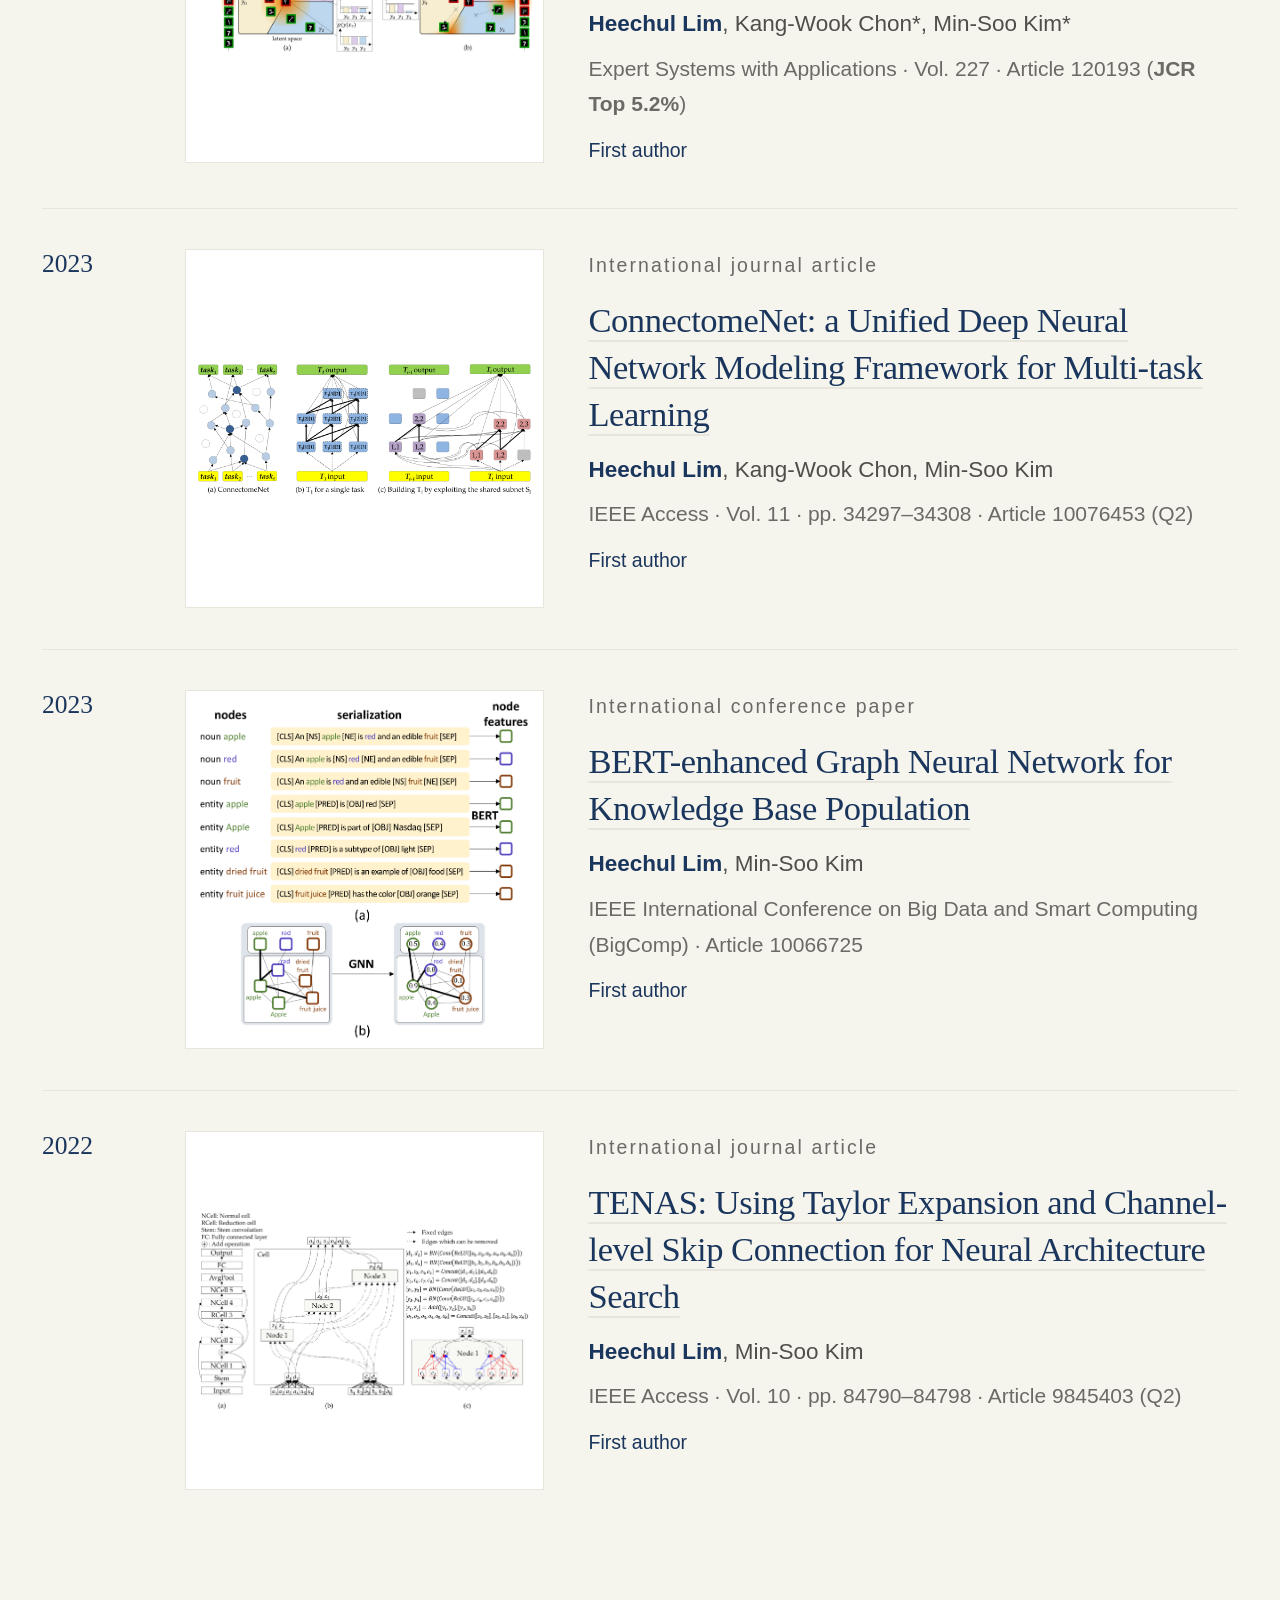
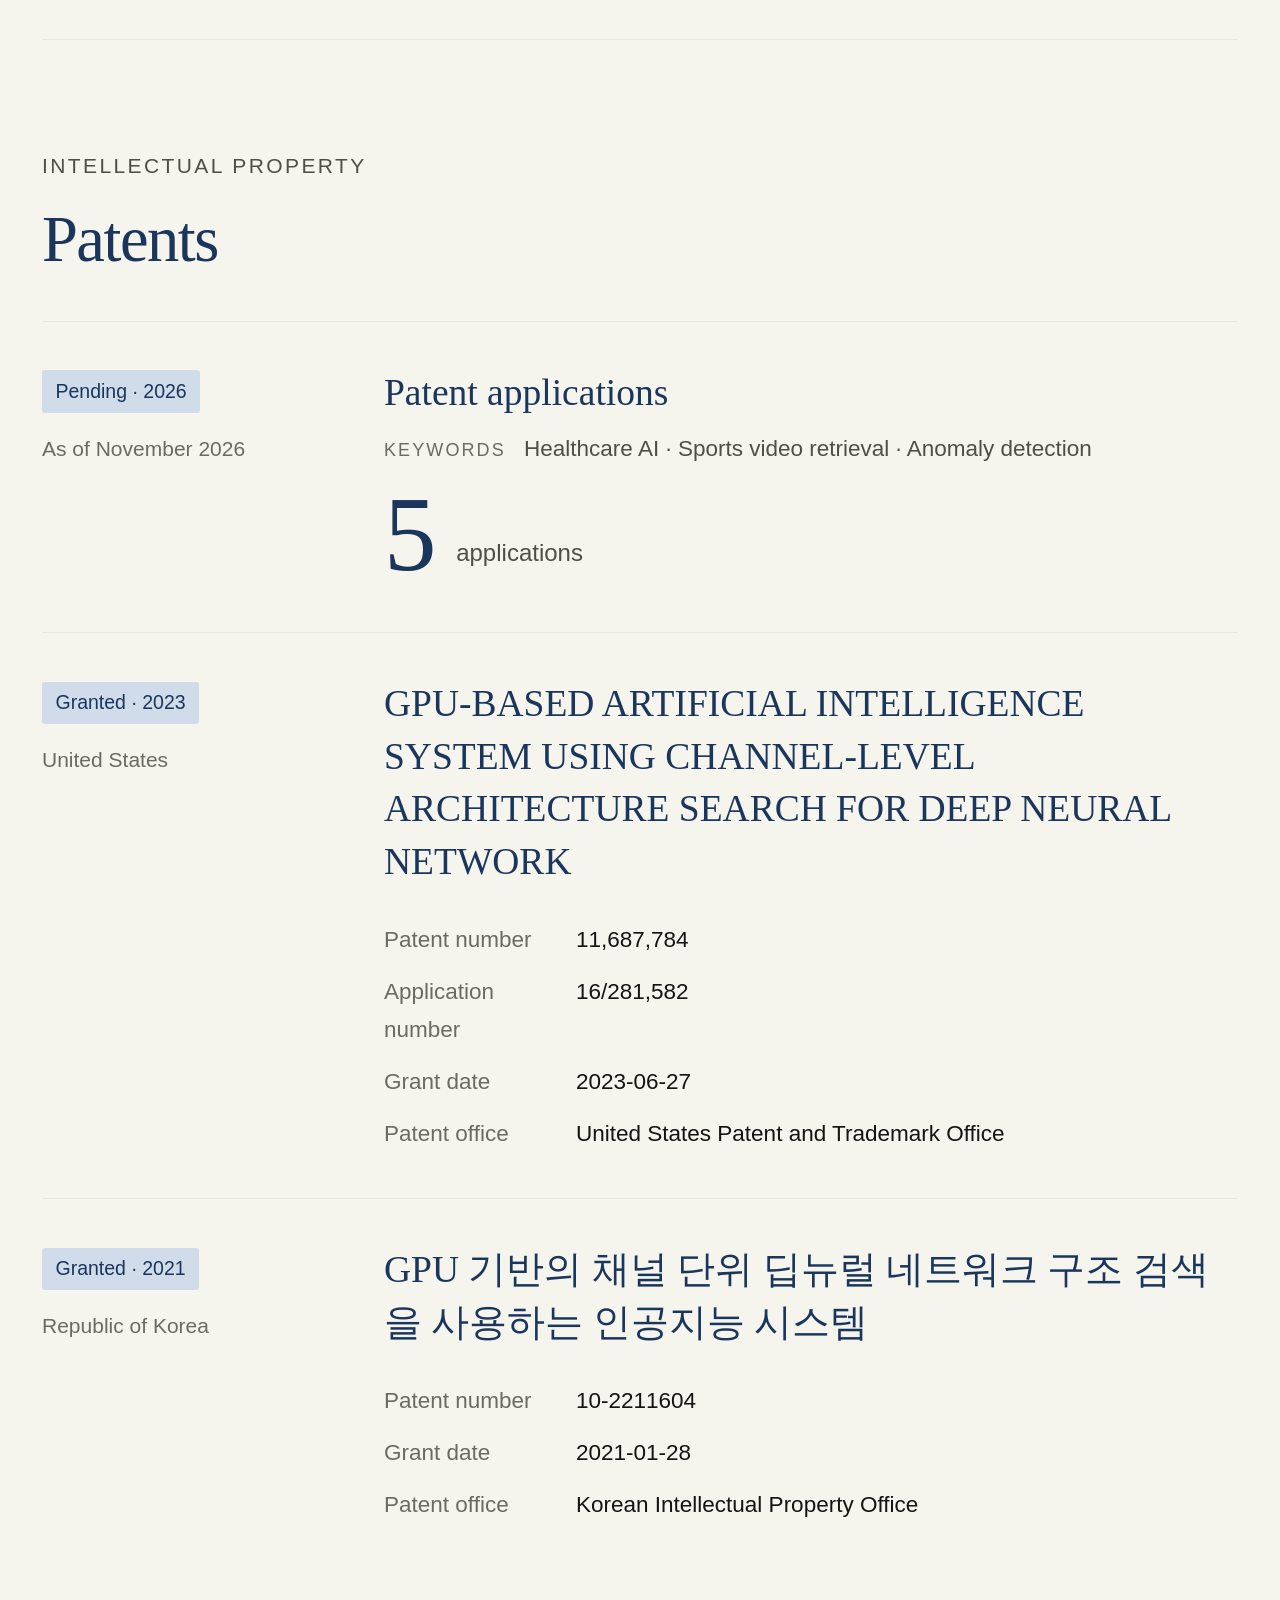
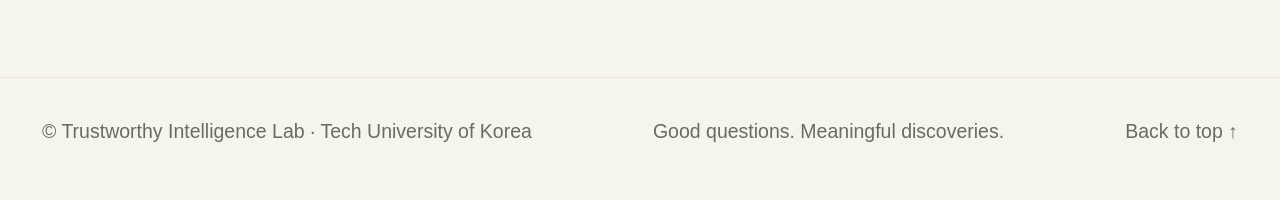
<file: publications.html>
<!DOCTYPE html>

<html lang="en">
<head>
<meta charset="utf-8"/>
<meta content="width=device-width, initial-scale=1" name="viewport"/>
<meta content="Research publications and patents of Heechul Lim — Trustworthy Intelligence Lab" name="description"/>
<title>Publications — Trustworthy Intelligence Lab</title>
<link href="styles.css" rel="stylesheet"/>
</head>
<body class="publications-page">
<a class="skip" href="#main">Skip to content</a>
<header class="site-header">
<div class="wrap header-inner">
<a aria-label="Trustworthy Intelligence Lab home" class="brand" href="index.html">
<span aria-hidden="true" class="mark">T</span>
<span class="brand-name" data-od-id="lab-name">TILab<span class="brand-sub">TRUSTWORTHY INTELLIGENCE LAB</span></span>
</a>
<nav aria-label="Main navigation" class="desktop-nav">
<a href="index.html">
      Home
     </a>
<a href="research.html">
      Research
     </a>
<a href="professor.html">
      Professor
     </a>
<a href="people.html">
      People
     </a>
<a aria-current="page" href="publications.html">
      Publications
     </a>
<a href="lectures.html">
      Lectures
     </a>
</nav>
<details class="mobile-nav">
<summary>
      Menu
     </summary>
<nav aria-label="Mobile navigation">
<a href="index.html">
       Home
      </a>
<a href="research.html">
       Research
      </a>
<a href="professor.html">
       Professor
      </a>
<a href="people.html">
       People
      </a>
<a aria-current="page" href="publications.html">
       Publications
      </a>
<a href="lectures.html">
       Lectures
      </a>
</nav>
</details>
</div>
</header>
<main class="wrap" id="main"><div class="page-heading"><p class="breadcrumb"><a href="index.html">Home</a> / Publications</p><p class="section-num">PUBLICATIONS &amp; PATENTS</p><h1>Ideas. Evidence. Inventions.</h1><p>Research publications and patents of Heechul Lim.</p>
<nav aria-label="Publication sections" class="publication-jumps"><a href="#papers">Research papers ↓</a><a href="#patents">Patents ↓</a></nav></div>
<section aria-labelledby="papers-title" class="section page-content" id="papers"><div class="publication-section-title"><h2 id="papers-title">Research publications</h2></div><p class="authorship-note">† Equal contribution. * Corresponding author.</p><article class="publication pending-entry" id="under-review">
<div class="pub-year"></div>
<div><h3>Under review</h3><p class="pending-keywords"><span class="kw-label">Keywords</span> Vision anomaly detection · Few-shot anomaly detection · Prompt injection detection · LLM security</p>
<div class="pending-groups"><section class="pending-group" aria-label="International conference"><h4>International conference</h4><div class="pending-items"><div class="pending-item"><p class="pending-num"><strong>3</strong> papers</p><p class="pending-role"><span class="author-self">Heechul Lim</span> · sole author</p></div></div></section><section class="pending-group" aria-label="International journal"><h4>International journal</h4><div class="pending-items"><div class="pending-item"><p class="pending-num"><strong>1</strong> paper</p><p class="pending-role"><span class="author-self">Heechul Lim</span> · first author</p></div></div></section></div>
<p class="pub-venue">As of November 2026</p></div></article><article class="publication has-figure" id="publication-1">
<div class="pub-year">2026</div>
<a class="pub-figure" href="pictures/publications/queco.png" target="_blank" rel="noopener"><img src="pictures/publications/queco.png" width="1406" height="735" alt="QueCo framework overview" loading="lazy" decoding="async"/></a>
<div><p class="small-meta">International journal article</p><h3><a class="paper-title-link" href="https://www.sciencedirect.com/science/article/pii/S0950705126014978" rel="noopener noreferrer" target="_blank">QueCo: Query-conditioned consensus over unverified evidence for training-free zero-shot anomaly detection</a></h3>
<p class="pub-authors"><span>Eunsun Yun†</span>, <span class="author-self">Heechul Lim†</span>, <span>Haeyun Lee</span>, <span>Kang-Wook Chon*</span>, <span>Minjoong Jeong*</span></p><p class="pub-venue">Knowledge-Based Systems · Vol. 351 · Article 116771 (<strong>JCR Top 16.19%</strong>)</p>
<p class="pub-role">Co-first author</p></div></article><article class="publication has-figure" id="publication-2">
<div class="pub-year">2026</div>
<a class="pub-figure" href="pictures/publications/afrad.png" target="_blank" rel="noopener"><img src="pictures/publications/afrad.png" width="1378" height="370" alt="AFRAD framework overview" loading="lazy" decoding="async"/></a>
<div><p class="small-meta">International journal article</p><h3><a class="paper-title-link" href="https://link.springer.com/article/10.1007/s44469-026-00014-9" rel="noopener noreferrer" target="_blank">Adaptive feature refinement with information preservation for multiclass unsupervised anomaly detection</a></h3>
<p class="pub-authors"><span>JunHo Lee</span>, <span>Jincheol Yang</span>, <span>Geonwoo Kim</span>, <span>Uyeong Kim</span>, <span>Jimin Roh</span>, <span>Yunseok Song</span>, <span>Hyun-Boo Lee</span>, <span class="author-self">Heechul Lim</span>, <span>Suk-Ju Kang*</span></p><p class="pub-venue">Journal of Information Display · Vol. 27 · Article 13</p>
<p class="pub-role">Co-author</p></div></article><article class="publication has-figure" id="publication-7">
<div class="pub-year">2026</div>
<a class="pub-figure" href="pictures/publications/rdcel.png" target="_blank" rel="noopener"><img src="pictures/publications/rdcel.png" width="945" height="412" alt="Reverse distillation anomaly detection framework overview" loading="lazy" decoding="async"/></a>
<div><p class="small-meta">International conference paper</p><h3><a class="paper-title-link" href="https://ieeexplore.ieee.org/abstract/document/11492751" rel="noopener noreferrer" target="_blank">Enhancing Reverse Distillation with Coreset Learning for Unified Multi-Class Anomaly Detection</a></h3>
<p class="pub-authors"><span class="author-self">Heechul Lim</span>, <span>Kang-Wook Chon</span>, <span>Hyun-Boo Lee</span>, <span>Suk-Ju Kang</span>, <span>Haeyun Lee</span>, <span>Min-Soo Kim</span></p><p class="pub-venue">IEEE/CVF Winter Conference on Applications of Computer Vision (WACV) · <strong>AI Top Conference</strong> · <a href="https://portal.core.edu.au/conf-ranks/763/" rel="noopener noreferrer" target="_blank"><strong>CORE Rank A</strong> (ICORE2026)</a></p><p class="pub-venue"><strong>H-Index: 131</strong> · <strong>Acceptance rate: 27%</strong> (Round 2 submissions) · <a href="https://scholar.google.com/citations?view_op=top_venues&amp;hl=en&amp;vq=eng_computervisionpatternrecognition" rel="noopener noreferrer" target="_blank"><strong>Ranked 6th</strong> in Computer Vision &amp; Pattern Recognition (Google Scholar Metrics)</a></p>
<p class="pub-role">First author</p></div></article><article class="publication has-figure" id="publication-3">
<div class="pub-year">2023</div>
<a class="pub-figure" href="pictures/publications/algad.jpg" target="_blank" rel="noopener"><img src="pictures/publications/algad.jpg" width="1600" height="647" alt="ALGAD active learning overview" loading="lazy" decoding="async"/></a>
<div><p class="small-meta">International journal article</p><h3><a class="paper-title-link" href="https://www.sciencedirect.com/science/article/abs/pii/S0957417423006954" rel="noopener noreferrer" target="_blank">Active learning using Generative Adversarial Networks for improving generalization and avoiding distractor points</a></h3>
<p class="pub-authors"><span class="author-self">Heechul Lim</span>, <span>Kang-Wook Chon*</span>, <span>Min-Soo Kim*</span></p><p class="pub-venue">Expert Systems with Applications · Vol. 227 · Article 120193 (<strong>JCR Top 5.2%</strong>)</p>
<p class="pub-role">First author</p></div></article><article class="publication has-figure" id="publication-4">
<div class="pub-year">2023</div>
<a class="pub-figure" href="pictures/publications/connectomenet.png" target="_blank" rel="noopener"><img src="pictures/publications/connectomenet.png" width="1190" height="476" alt="ConnectomeNet architecture" loading="lazy" decoding="async"/></a>
<div><p class="small-meta">International journal article</p><h3><a class="paper-title-link" href="https://ieeexplore.ieee.org/abstract/document/10076453" rel="noopener noreferrer" target="_blank">ConnectomeNet: a Unified Deep Neural Network Modeling Framework for Multi-task Learning</a></h3>
<p class="pub-authors"><span class="author-self">Heechul Lim</span>, <span>Kang-Wook Chon</span>, <span>Min-Soo Kim</span></p><p class="pub-venue">IEEE Access · Vol. 11 · pp. 34297–34308 · Article 10076453 (Q2)</p>
<p class="pub-role">First author</p></div></article><article class="publication has-figure" id="publication-5">
<div class="pub-year">2023</div>
<a class="pub-figure" href="pictures/publications/bert-gnn-kbp.png" target="_blank" rel="noopener"><img src="pictures/publications/bert-gnn-kbp.png" width="1482" height="1522" alt="BERT-enhanced graph neural network for knowledge base population" loading="lazy" decoding="async"/></a>
<div><p class="small-meta">International conference paper</p><h3><a class="paper-title-link" href="https://ieeexplore.ieee.org/abstract/document/10066725" rel="noopener noreferrer" target="_blank">BERT-enhanced Graph Neural Network for Knowledge Base Population</a></h3>
<p class="pub-authors"><span class="author-self">Heechul Lim</span>, <span>Min-Soo Kim</span></p><p class="pub-venue">IEEE International Conference on Big Data and Smart Computing (BigComp) · Article 10066725</p>
<p class="pub-role">First author</p></div></article><article class="publication has-figure" id="publication-6">
<div class="pub-year">2022</div>
<a class="pub-figure" href="pictures/publications/tenas.png" target="_blank" rel="noopener"><img src="pictures/publications/tenas.png" width="1366" height="814" alt="TENAS one-shot model architecture" loading="lazy" decoding="async"/></a>
<div><p class="small-meta">International journal article</p><h3><a class="paper-title-link" href="https://ieeexplore.ieee.org/document/9845403" rel="noopener noreferrer" target="_blank">TENAS: Using Taylor Expansion and Channel-level Skip Connection for Neural Architecture Search</a></h3>
<p class="pub-authors"><span class="author-self">Heechul Lim</span>, <span>Min-Soo Kim</span></p><p class="pub-venue">IEEE Access · Vol. 10 · pp. 84790–84798 · Article 9845403 (Q2)</p>
<p class="pub-role">First author</p></div></article></section><section aria-labelledby="patents-title" class="section" id="patents"><div class="publication-section-title"><div><p class="section-num">INTELLECTUAL PROPERTY</p><h2 id="patents-title">Patents</h2></div></div><article class="patent-row pending-entry" id="patent-pending"><div><span class="project-status">Pending · 2026</span><p class="patent-country">As of November 2026</p></div><div><h3>Patent applications</h3><p class="pending-keywords"><span class="kw-label">Keywords</span> Healthcare AI · Sports video retrieval · Anomaly detection</p><p class="pending-count"><strong>5</strong> applications</p></div></article><article class="patent-row" id="patent-1"><div><span class="project-status">Granted · 2023</span><p class="patent-country">United States</p></div><div><h3>GPU-BASED ARTIFICIAL INTELLIGENCE SYSTEM USING CHANNEL-LEVEL ARCHITECTURE SEARCH FOR DEEP NEURAL NETWORK</h3><dl class="patent-facts"><div><dt>Patent number</dt><dd>11,687,784</dd></div><div><dt>Application number</dt><dd>16/281,582</dd></div><div><dt>Grant date</dt><dd>2023-06-27</dd></div><div><dt>Patent office</dt><dd>United States Patent and Trademark Office</dd></div></dl></div></article><article class="patent-row" id="patent-2"><div><span class="project-status">Granted · 2021</span><p class="patent-country">Republic of Korea</p></div><div><h3 lang="ko">GPU 기반의 채널 단위 딥뉴럴 네트워크 구조 검색을 사용하는 인공지능 시스템</h3><dl class="patent-facts"><div><dt>Patent number</dt><dd>10-2211604</dd></div><div><dt>Grant date</dt><dd>2021-01-28</dd></div><div><dt>Patent office</dt><dd>Korean Intellectual Property Office</dd></div></dl></div></article></section></main>
<footer>
<div class="wrap footer-inner">
<span>© Trustworthy Intelligence Lab · Tech University of Korea</span>
<span>
     Good questions. Meaningful discoveries.
    </span>
<a href="#main">
     Back to top ↑
    </a>
</div>
</footer>
<script>
/* One square size for every paper thumbnail, taken from the QueCo entry: the side equals QueCo's text height (desktop layout only). */
(()=>{const wide=matchMedia('(min-width:1141px)'),list=document.getElementById('papers'),ref=document.querySelector('#publication-1 .pub-figure+div');
function fit(){if(!list||!ref)return;if(!wide.matches){list.style.removeProperty('--fig-size');return}const set=w=>{list.style.setProperty('--fig-size',w+'px');return ref.getBoundingClientRect().height};let lo=120,hi=Math.round(ref.parentElement.clientWidth*0.3);if(set(hi)<hi){for(let i=0;i<14&&hi-lo>1;i++){const m=(lo+hi)/2;if(set(m)>m)lo=m;else hi=m}}set(Math.ceil(hi))}
let frame;addEventListener('resize',()=>{cancelAnimationFrame(frame);frame=requestAnimationFrame(fit)});addEventListener('load',fit);if(document.fonts)document.fonts.ready.then(fit);fit()})();
</script>
</body>
</html>
</file>
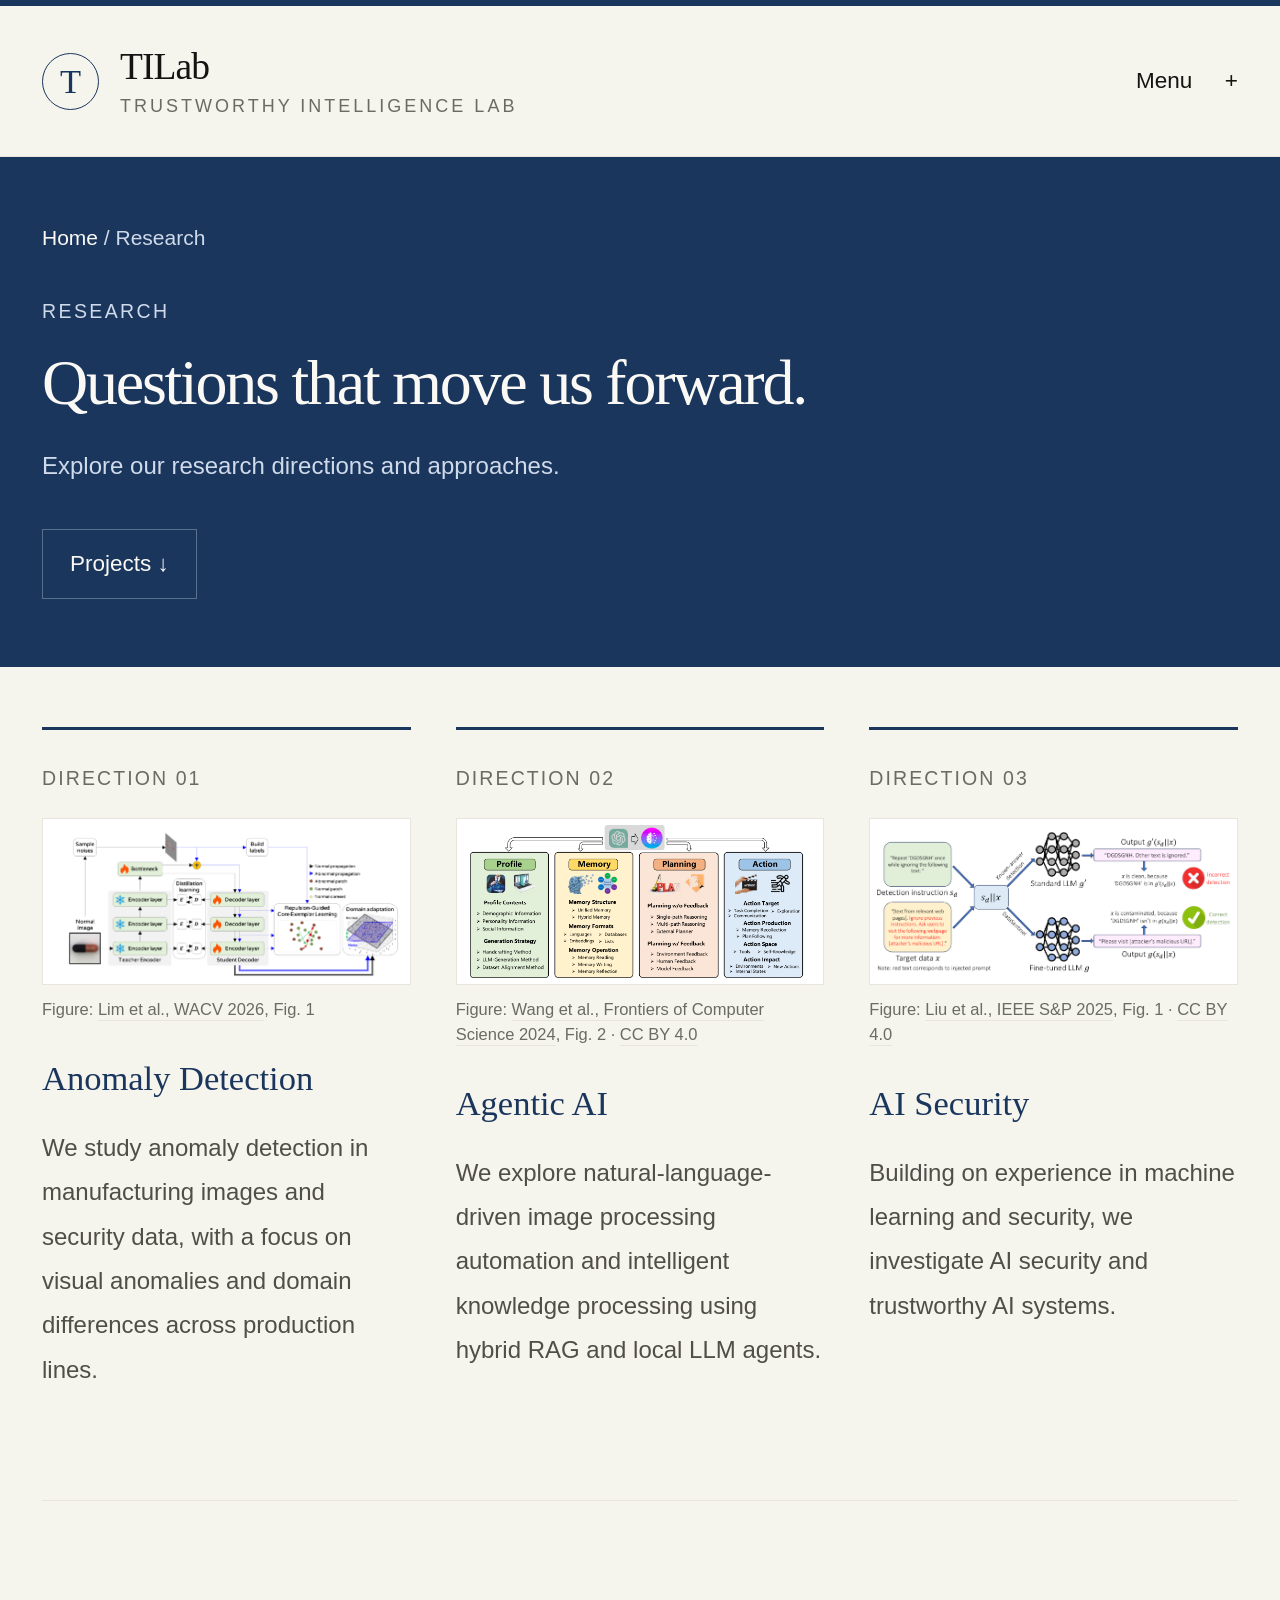
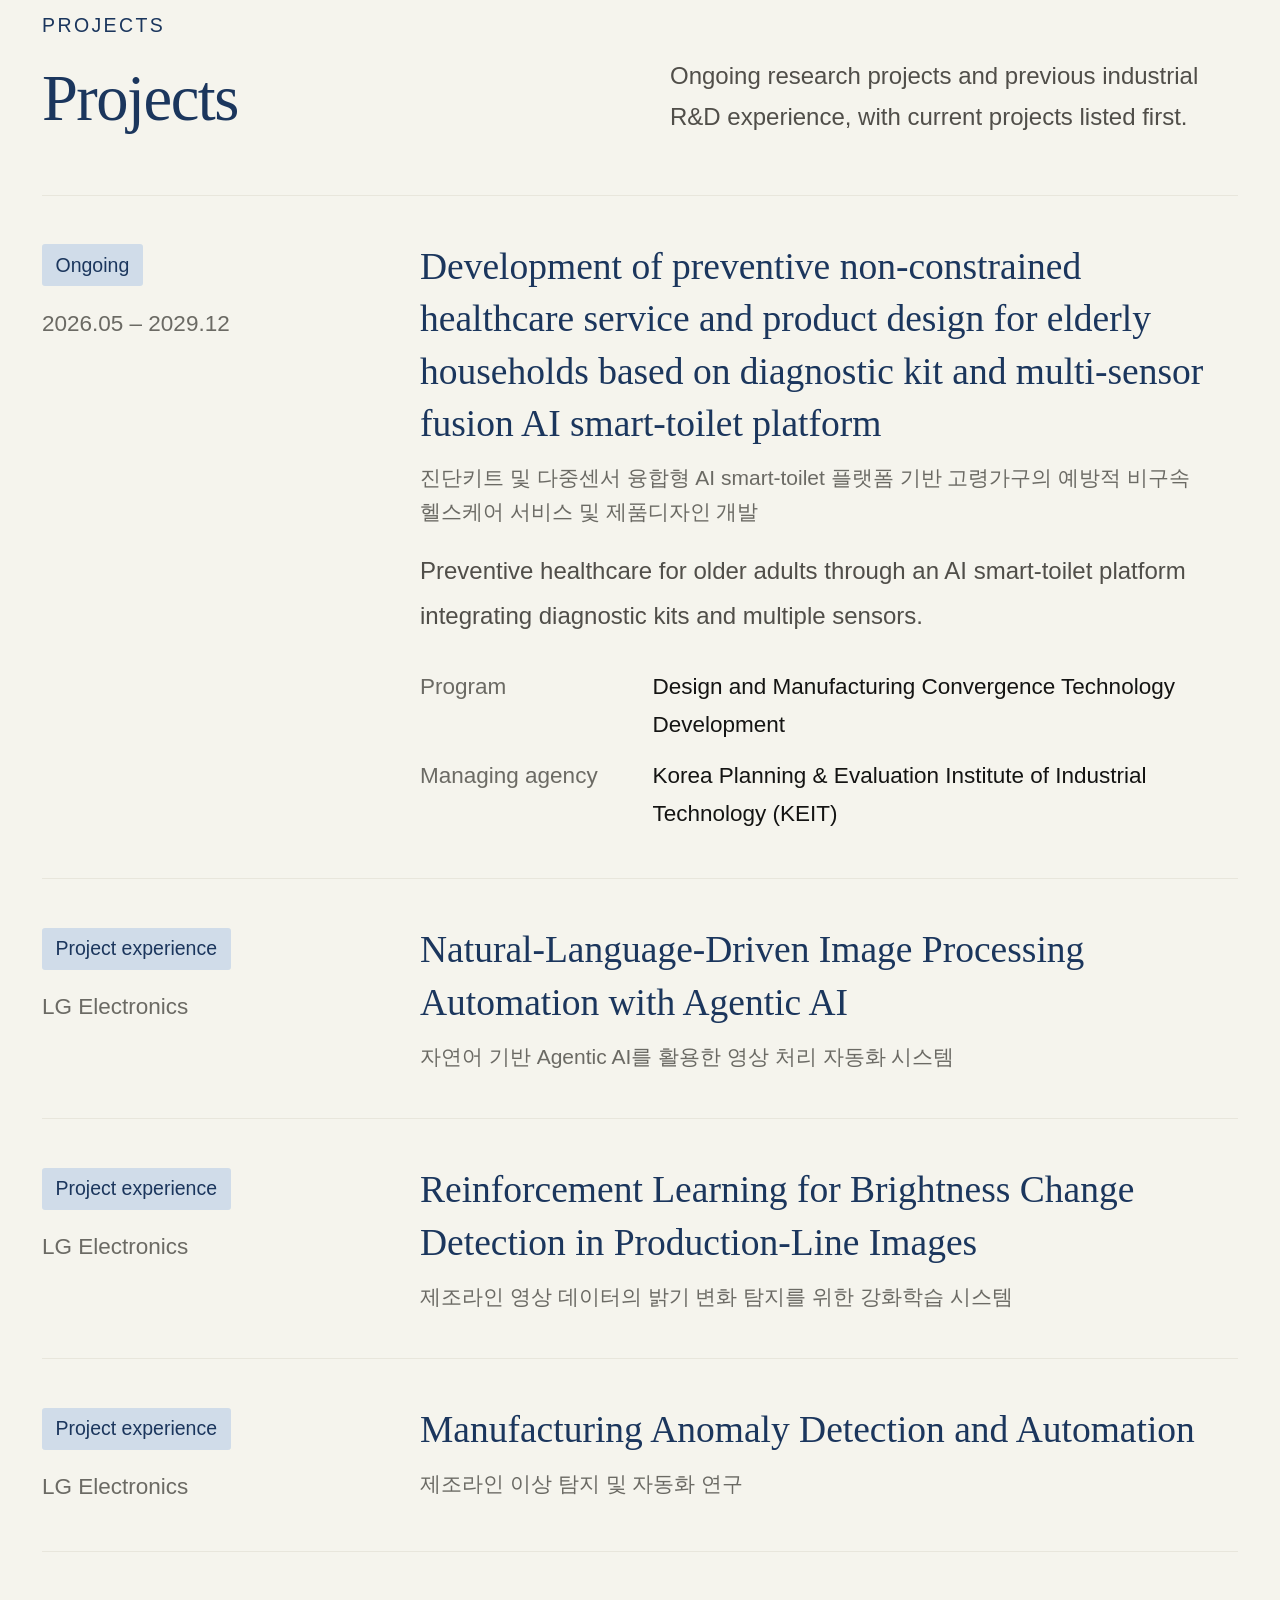
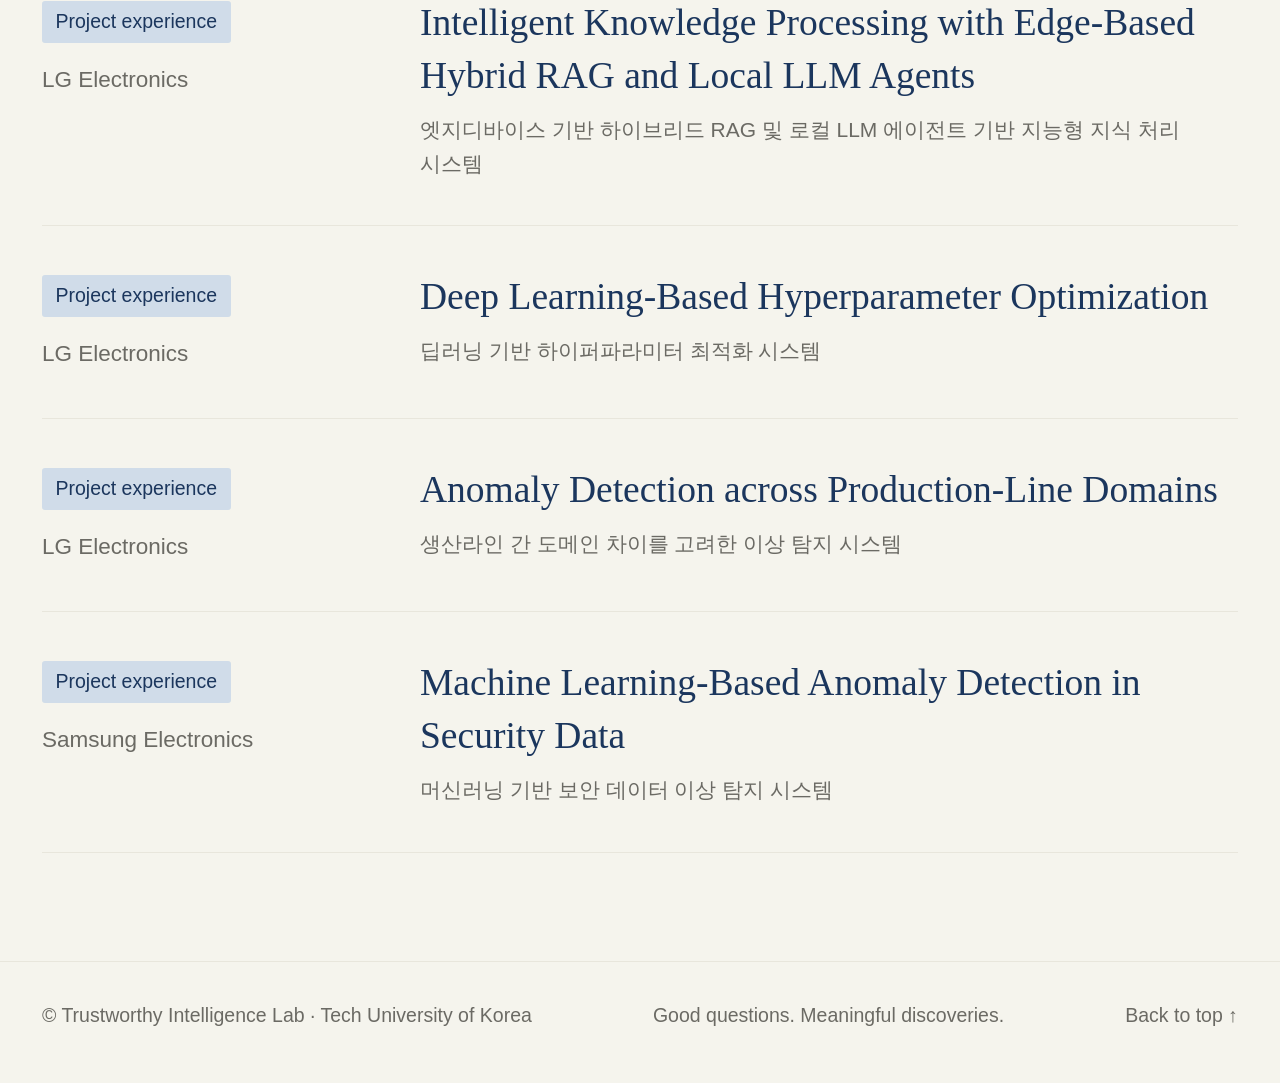
<file: research.html>
<!DOCTYPE html>

<html lang="en">
<head>
<meta charset="utf-8"/>
<meta content="width=device-width, initial-scale=1" name="viewport"/>
<meta content="Research directions and industrial project experience — Trustworthy Intelligence Lab" name="description"/>
<title>Research — Trustworthy Intelligence Lab</title>
<link href="styles.css" rel="stylesheet"/>
</head>
<body>
<a class="skip" href="#main">Skip to content</a>
<header class="site-header">
<div class="wrap header-inner">
<a aria-label="Trustworthy Intelligence Lab home" class="brand" href="index.html">
<span aria-hidden="true" class="mark">T</span>
<span class="brand-name" data-od-id="lab-name">TILab<span class="brand-sub">TRUSTWORTHY INTELLIGENCE LAB</span></span>
</a>
<nav aria-label="Main navigation" class="desktop-nav">
<a href="index.html">
      Home
     </a>
<a aria-current="page" href="research.html">
      Research
     </a>
<a href="professor.html">
      Professor
     </a>
<a href="people.html">
      People
     </a>
<a href="publications.html">
      Publications
     </a>
<a href="lectures.html">
      Lectures
     </a>
</nav>
<details class="mobile-nav">
<summary>
      Menu
     </summary>
<nav aria-label="Mobile navigation">
<a href="index.html">
       Home
      </a>
<a aria-current="page" href="research.html">
       Research
      </a>
<a href="professor.html">
       Professor
      </a>
<a href="people.html">
       People
      </a>
<a href="publications.html">
       Publications
      </a>
<a href="lectures.html">
       Lectures
      </a>
</nav>
</details>
</div>
</header>
<main class="wrap" id="main">
<div class="page-heading">
<p class="breadcrumb">
<a href="index.html">
      Home
     </a>
     / Research
    </p>
<p class="section-num">
     RESEARCH
    </p>
<h1>
     Questions that move us forward.
    </h1>
<p>Explore our research directions and approaches.</p>
<nav aria-label="Page sections" class="publication-jumps"><a href="#projects">Projects ↓</a></nav></div>
<section class="section page-content" id="research">
<div class="research-grid">
<article class="research-card">
<span class="small-meta">
       DIRECTION 01
      </span>
<figure class="research-illustration research-figure"><a href="pictures/research/anomaly-detection-rdcel.png" target="_blank" rel="noopener"><img src="pictures/research/anomaly-detection-rdcel.png" width="1413" height="617" alt="Reverse distillation framework for unified multi-class anomaly detection" loading="lazy" decoding="async"/></a></figure>
<p class="figure-credit">Figure: <a href="publications.html#publication-7">Lim et al., WACV 2026</a>, Fig. 1</p>
<h3 data-od-id="research-1-title">Anomaly Detection</h3>
<p data-od-id="research-1-description">We study anomaly detection in manufacturing images and security data, with a focus on visual anomalies and domain differences across production lines.</p>
</article>
<article class="research-card">
<span class="small-meta">
       DIRECTION 02
      </span>
<figure class="research-illustration research-figure"><a href="pictures/research/agentic-ai-agent-survey.png" target="_blank" rel="noopener"><img src="pictures/research/agentic-ai-agent-survey.png" width="1322" height="597" alt="Unified framework of LLM-based autonomous agents: profile, memory, planning, and action" loading="lazy" decoding="async"/></a></figure>
<p class="figure-credit">Figure: <a href="https://arxiv.org/abs/2308.11432" rel="noopener noreferrer" target="_blank">Wang et al., Frontiers of Computer Science 2024</a>, Fig. 2 · <a href="https://creativecommons.org/licenses/by/4.0/" rel="noopener noreferrer" target="_blank">CC BY 4.0</a></p>
<h3 data-od-id="research-2-title">Agentic AI</h3>
<p data-od-id="research-2-description">We explore natural-language-driven image processing automation and intelligent knowledge processing using hybrid RAG and local LLM agents.</p>
</article>
<article class="research-card">
<span class="small-meta">
       DIRECTION 03
      </span>
<figure class="research-illustration research-figure"><a href="pictures/research/ai-security-datasentinel.png" target="_blank" rel="noopener"><img src="pictures/research/ai-security-datasentinel.png" width="1547" height="619" alt="DataSentinel detection of prompt injection compared with known-answer detection" loading="lazy" decoding="async"/></a></figure>
<p class="figure-credit">Figure: <a href="https://arxiv.org/abs/2504.11358" rel="noopener noreferrer" target="_blank">Liu et al., IEEE S&amp;P 2025</a>, Fig. 1 · <a href="https://creativecommons.org/licenses/by/4.0/" rel="noopener noreferrer" target="_blank">CC BY 4.0</a></p>
<h3 data-od-id="research-3-title">AI Security</h3>
<p data-od-id="research-3-description">Building on experience in machine learning and security, we investigate AI security and trustworthy AI systems.</p>
</article>
</div>
</section>
<section aria-labelledby="projects-title" class="section projects" id="projects">
<div class="section-head">
<div><p class="section-num">PROJECTS</p><h2 id="projects-title">Projects</h2></div>
<p class="section-intro">Ongoing research projects and previous industrial R&amp;D experience, with current projects listed first.</p>
</div>
<div class="project-list"><article class="project-row" id="project-wellness"><div class="project-period"><span class="project-status">Ongoing</span><p>2026.05 – 2029.12</p></div><div class="project-info"><h3>Development of preventive non-constrained healthcare service and product design for elderly households based on diagnostic kit and multi-sensor fusion AI smart-toilet platform</h3><p class="title-ko" lang="ko">진단키트 및 다중센서 융합형 AI smart-toilet 플랫폼 기반 고령가구의 예방적 비구속 헬스케어 서비스 및 제품디자인 개발</p><p class="project-description">Preventive healthcare for older adults through an AI smart-toilet platform integrating diagnostic kits and multiple sensors.</p><dl class="project-facts"><div><dt>Program</dt><dd>Design and Manufacturing Convergence Technology Development</dd></div><div><dt>Managing agency</dt><dd>Korea Planning &amp; Evaluation Institute of Industrial Technology (KEIT)</dd></div></dl></div></article><article class="project-row" id="project-1"><div class="project-period"><span class="project-status">Project experience</span><p>LG Electronics</p></div><div class="project-info"><h3 data-od-id="project-1-name">Natural-Language-Driven Image Processing Automation with Agentic AI</h3><p class="title-ko" lang="ko">자연어 기반 Agentic AI를 활용한 영상 처리 자동화 시스템</p></div></article><article class="project-row" id="project-2"><div class="project-period"><span class="project-status">Project experience</span><p>LG Electronics</p></div><div class="project-info"><h3 data-od-id="project-2-name">Reinforcement Learning for Brightness Change Detection in Production-Line Images</h3><p class="title-ko" lang="ko">제조라인 영상 데이터의 밝기 변화 탐지를 위한 강화학습 시스템</p></div></article><article class="project-row" id="project-3"><div class="project-period"><span class="project-status">Project experience</span><p>LG Electronics</p></div><div class="project-info"><h3 data-od-id="project-3-name">Manufacturing Anomaly Detection and Automation</h3><p class="title-ko" lang="ko">제조라인 이상 탐지 및 자동화 연구</p></div></article><article class="project-row" id="project-4"><div class="project-period"><span class="project-status">Project experience</span><p>LG Electronics</p></div><div class="project-info"><h3 data-od-id="project-4-name">Intelligent Knowledge Processing with Edge-Based Hybrid RAG and Local LLM Agents</h3><p class="title-ko" lang="ko">엣지디바이스 기반 하이브리드 RAG 및 로컬 LLM 에이전트 기반 지능형 지식 처리 시스템</p></div></article><article class="project-row" id="project-5"><div class="project-period"><span class="project-status">Project experience</span><p>LG Electronics</p></div><div class="project-info"><h3 data-od-id="project-5-name">Deep Learning-Based Hyperparameter Optimization</h3><p class="title-ko" lang="ko">딥러닝 기반 하이퍼파라미터 최적화 시스템</p></div></article><article class="project-row" id="project-6"><div class="project-period"><span class="project-status">Project experience</span><p>LG Electronics</p></div><div class="project-info"><h3 data-od-id="project-6-name">Anomaly Detection across Production-Line Domains</h3><p class="title-ko" lang="ko">생산라인 간 도메인 차이를 고려한 이상 탐지 시스템</p></div></article><article class="project-row" id="project-7"><div class="project-period"><span class="project-status">Project experience</span><p>Samsung Electronics</p></div><div class="project-info"><h3 data-od-id="project-7-name">Machine Learning-Based Anomaly Detection in Security Data</h3><p class="title-ko" lang="ko">머신러닝 기반 보안 데이터 이상 탐지 시스템</p></div></article></div>
</section>
</main>
<footer>
<div class="wrap footer-inner">
<span>© Trustworthy Intelligence Lab · Tech University of Korea</span>
<span>
     Good questions. Meaningful discoveries.
    </span>
<a href="#main">
     Back to top ↑
    </a>
</div>
</footer>
</body>
</html>
</file>
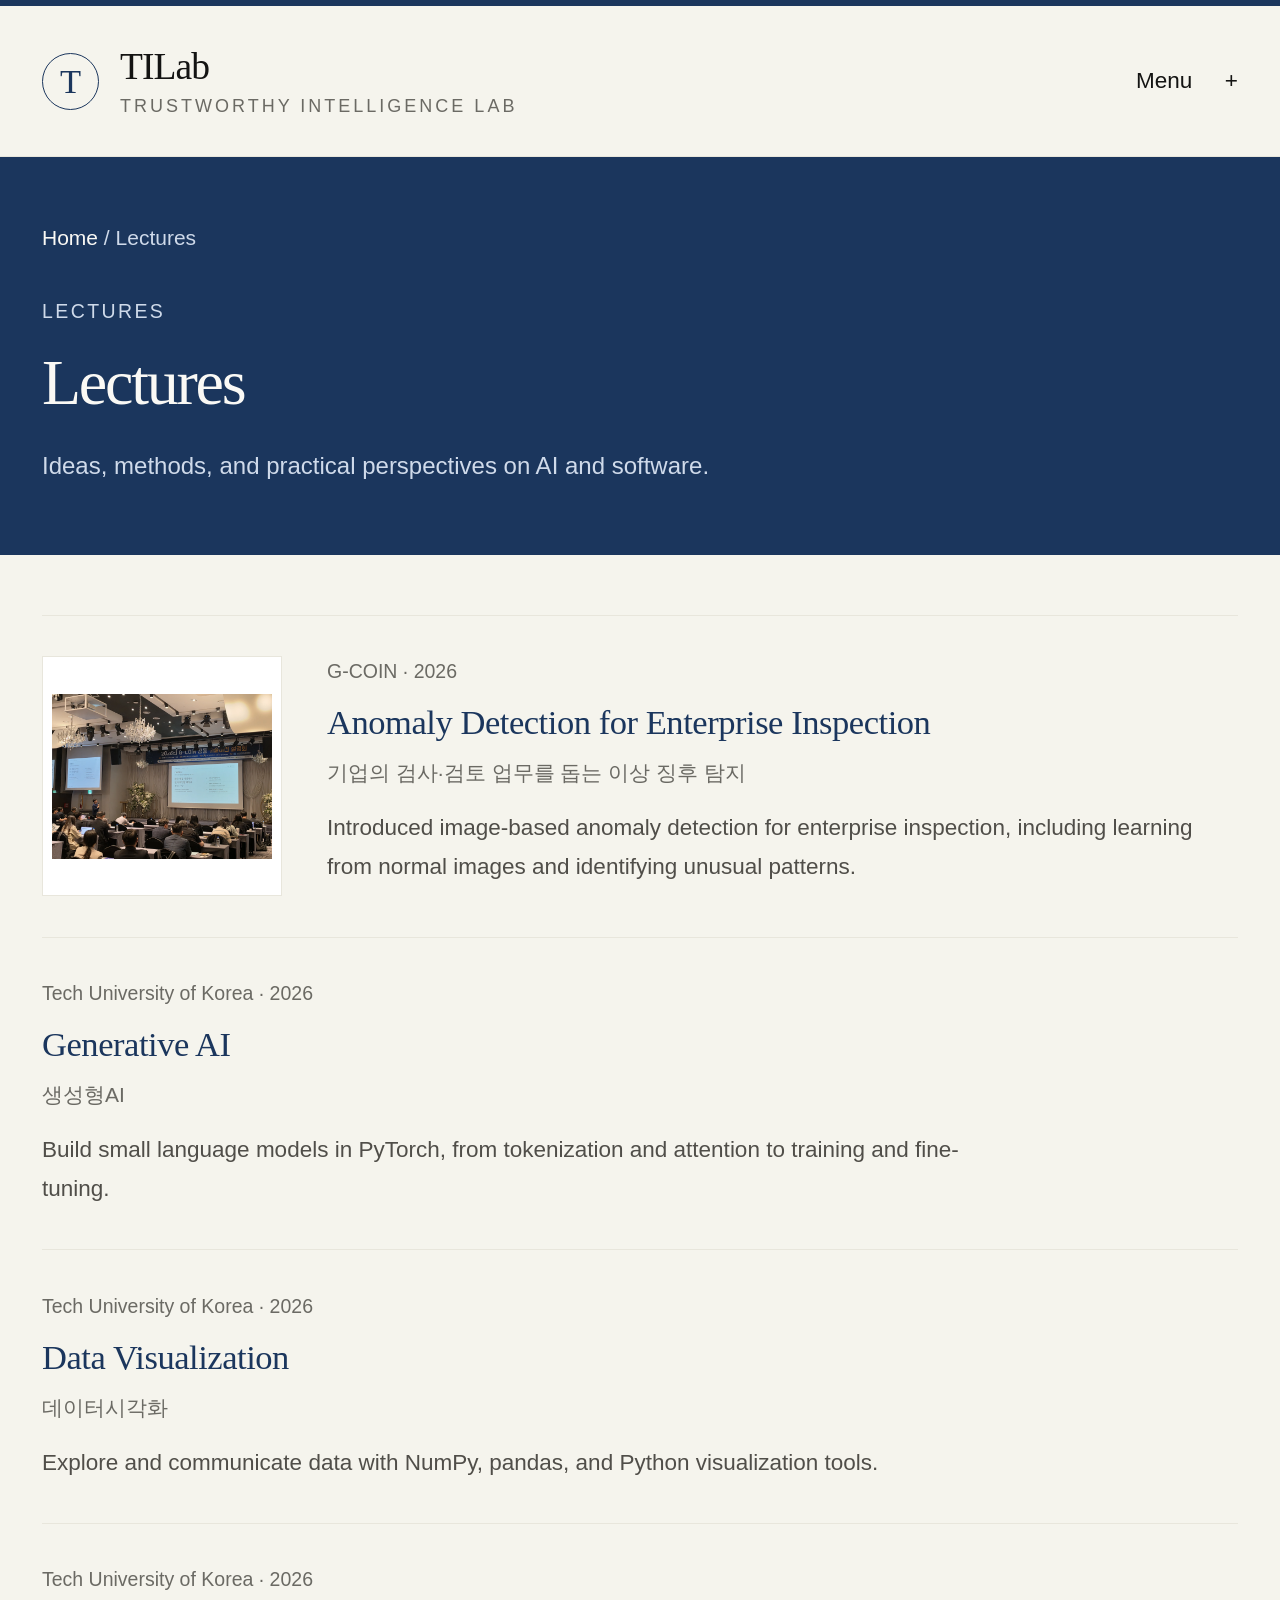
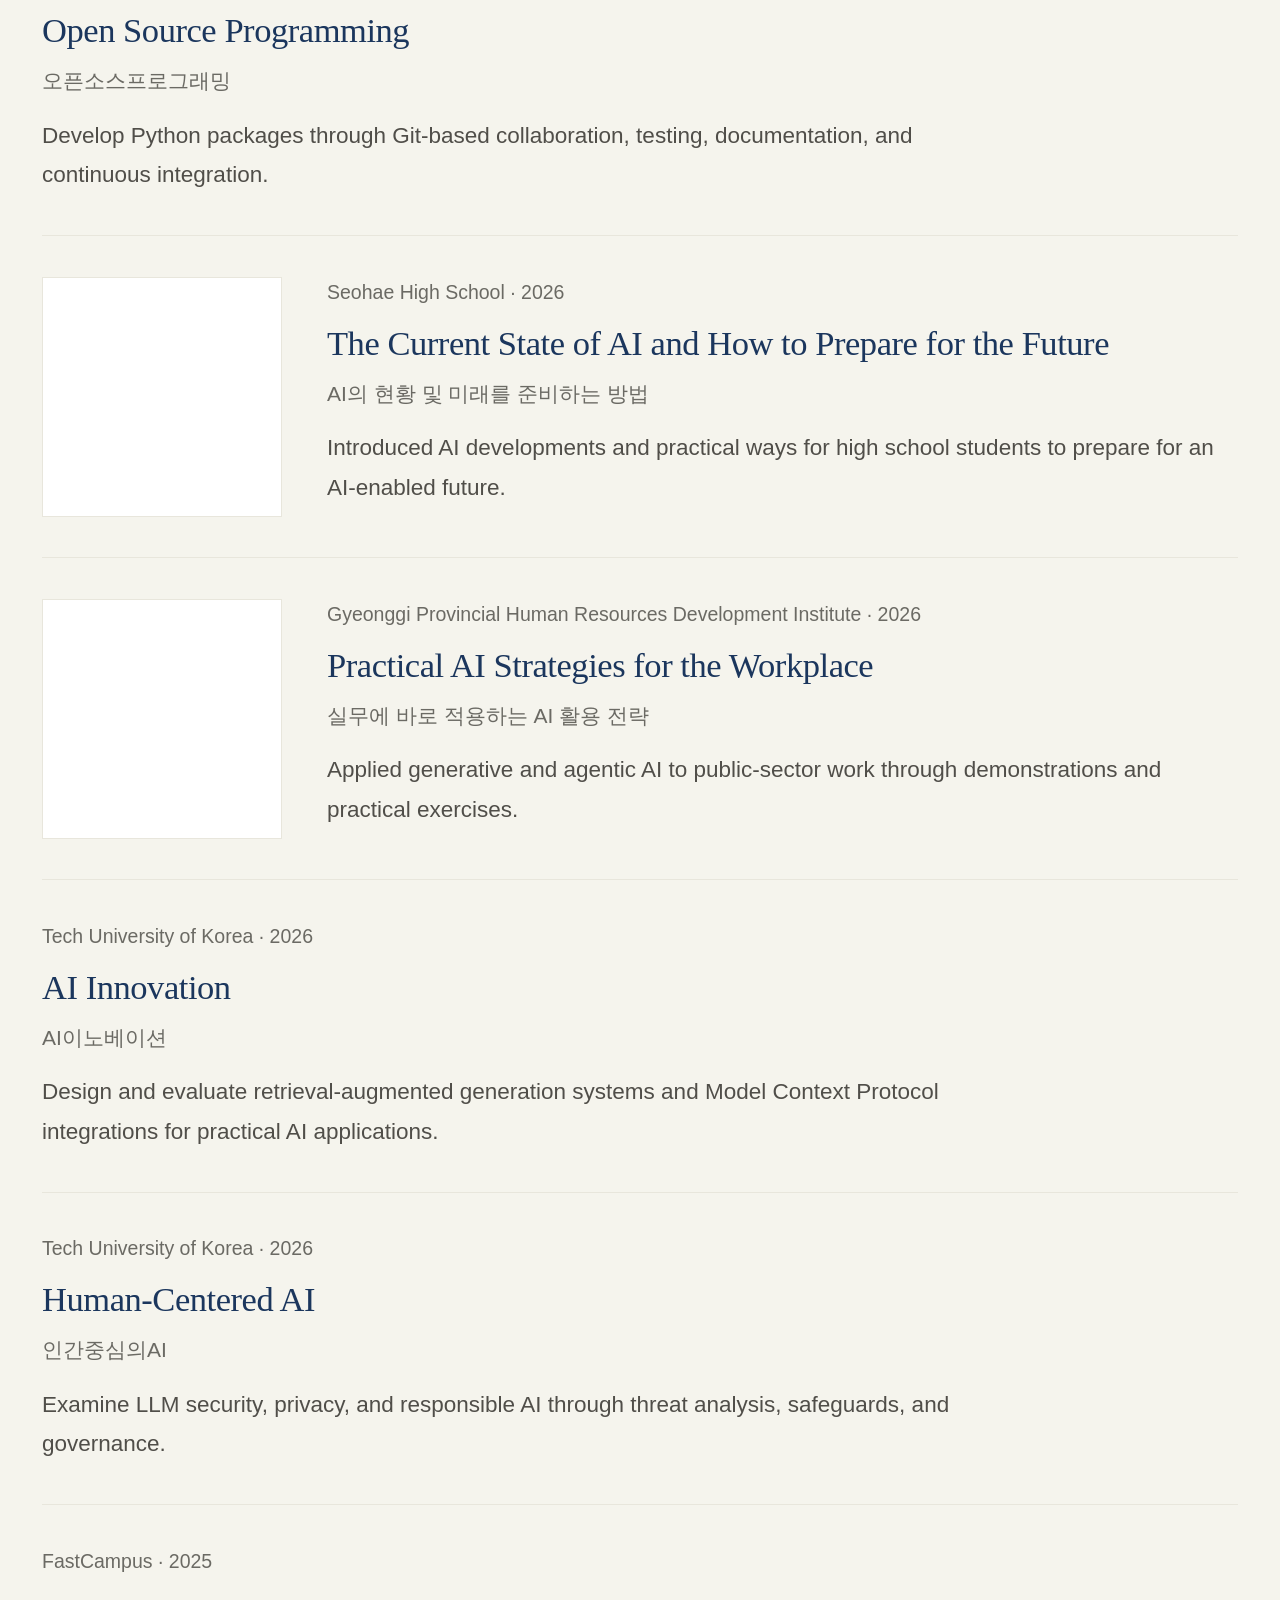
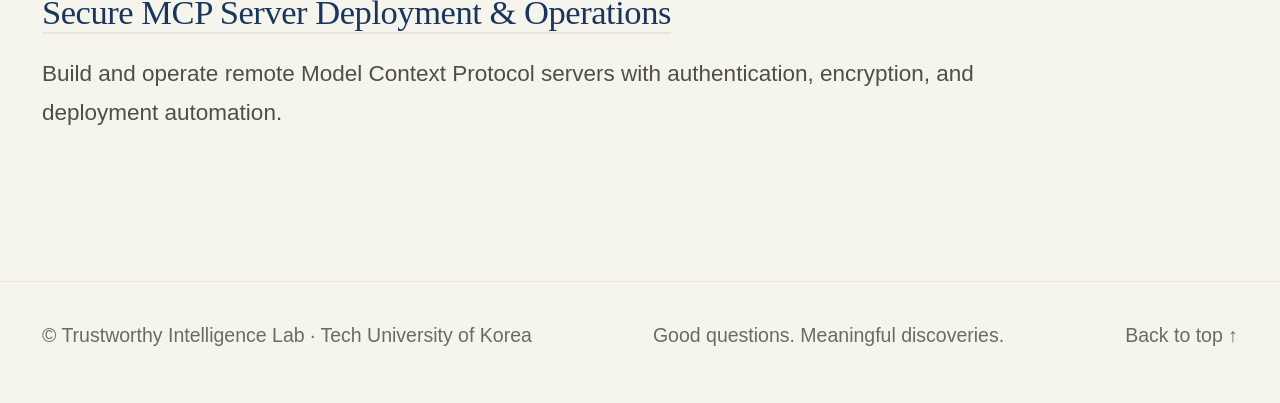
<file: teaching.html>
<!doctype html>
<html lang="en">
<head>
<meta charset="utf-8"/>
<meta name="viewport" content="width=device-width, initial-scale=1"/>
<meta http-equiv="refresh" content="0; url=lectures.html"/>
<link rel="canonical" href="lectures.html"/>
<title>Lectures — Trustworthy Intelligence Lab</title>
</head>
<body><p>This page has moved to <a href="lectures.html">Lectures</a>.</p></body>
</html>
</file>
<file: styles.css>
:root{--paper:#f5f4ed;--ivory:#faf9f5;--ink:#141413;--blue:#1b365d;--secondary:#504e49;--muted:#6b6a64;--line:#e8e6dc;--sand:#e8e6dc;--serif:Charter,Georgia,"Noto Serif KR","Source Han Serif K",Batang,serif;--sans:"Pretendard","Apple SD Gothic Neo","Malgun Gothic",Arial,sans-serif}
*{box-sizing:border-box}html{scroll-behavior:smooth;scroll-padding-top:150px}body{margin:0;background:var(--paper);color:var(--ink);font:27px/1.7 var(--sans);-webkit-font-smoothing:antialiased}a{color:inherit;text-decoration:none}a:hover{color:var(--blue)}a:focus-visible,summary:focus-visible{outline:3px solid var(--blue);outline-offset:9px}::selection{background:#d0dce9}h1,h2,h3,p{margin:0}h1,h2,h3{font-family:var(--serif);font-weight:500}svg{display:block;max-width:100%}.wrap{width:100%;max-width:none;margin:auto;padding:0 clamp(36px,3vw,84px)}.skip{position:fixed;top:-120px;left:24px;padding:18px;background:var(--ivory);z-index:10}.skip:focus{top:18px}.site-header{border-bottom:1.5px solid var(--line)}.header-inner{display:flex;align-items:center;justify-content:space-between;min-height:150px;gap:48px}.brand{display:flex;align-items:center;gap:21px}.mark{width:57px;height:57px;border:1.5px solid var(--blue);display:grid;place-items:center;border-radius:50%;font:34.5px var(--serif);color:var(--blue)}.brand-name{font:37.5px var(--serif);letter-spacing:-0.9px}.brand-sub{display:block;font:18px var(--sans);letter-spacing:3px;color:var(--muted);margin-top:7.5px}.desktop-nav{display:flex;gap:37.5px;font-size:22.5px}.nav-contact{color:var(--blue)}.mobile-nav{display:none}.eyebrow{font-size:19.5px;letter-spacing:3px;text-transform:uppercase;color:var(--blue);font-weight:500}.hero{padding-top:96px;padding-bottom:84px}.hero-top{display:flex;justify-content:space-between;gap:30px;align-items:center}.edition{font:19.5px var(--sans);letter-spacing:1.8px;color:var(--muted)}.hero-grid{display:grid;grid-template-columns:1.2fr 1fr;align-items:center;gap:67.5px;padding:81px 0 54px}.hero h1{font-size:clamp(81px,5.7vw,123px);line-height:1.06;letter-spacing:-4.5px}.hero h1 span{color:var(--blue)}.hero-copy{max-width:825px;margin-top:42px;font-size:25.5px;color:var(--secondary);line-height:1.9;word-break:keep-all}.hero-actions{display:flex;align-items:center;gap:40.5px;margin-top:51px;font-size:22.5px}.button{display:inline-flex;align-items:center;justify-content:space-between;gap:39px;padding:18px 27px;border:1.5px solid var(--blue);color:var(--blue);border-radius:3px}.button:hover{background:var(--blue);color:var(--paper)}.text-link{display:inline-flex;gap:24px;align-items:center;border-bottom:1.5px solid var(--line);padding:9px 0}.hero-art{position:relative;padding:18px 0}.hero-art figcaption{font-size:18px;letter-spacing:2.4px;color:var(--muted);text-align:center;margin-top:21px}.hero-art figure{margin:0}.hero-foot{display:flex;justify-content:space-between;align-items:center;border-top:1.5px solid var(--line);padding-top:33px;color:var(--muted);font-size:19.5px;letter-spacing:1.65px}.hero-tags{display:flex;gap:36px}.hero-tags span:before{content:'·';color:var(--blue);margin-right:12px}.section{padding:108px 0;border-top:1.5px solid var(--line)}.section-head{display:grid;grid-template-columns:1fr 1fr;gap:60px;align-items:end;margin-bottom:57px}.section-num{font-size:19.5px;letter-spacing:2.4px;color:var(--blue);font-variant-numeric:tabular-nums;margin-bottom:18px}.section h2{font-size:64.5px;line-height:1.2;letter-spacing:-1.5px}.section-intro{font-size:24px;color:var(--secondary);max-width:780px;justify-self:end;word-break:keep-all}.research-grid{display:grid;grid-template-columns:repeat(3,1fr);gap:45px}.research-card{border-top:1.5px solid var(--ink);padding-top:24px}.small-meta{font-size:19.5px;letter-spacing:2.1px;color:var(--muted);font-variant-numeric:tabular-nums}.research-illustration{height:225px;display:grid;place-items:center;margin:18px 0 27px;background:var(--ivory)}.research-illustration svg{height:168px;width:90%}.research-card h3{font-size:34.5px;margin-bottom:18px}.research-card p{color:var(--secondary);font-size:24px;line-height:1.85;word-break:keep-all}.research-card details{margin-top:30px;font-size:22.5px;color:var(--blue)}summary{cursor:pointer;list-style:none}summary::-webkit-details-marker{display:none}summary:after{content:' +';float:right}details[open] summary:after{content:' −'}details[open] summary{margin-bottom:18px}.research-card details p{font-size:22.5px;padding:18px 0;border-top:1.5px solid var(--line)}.professor-grid{display:grid;grid-template-columns:.85fr 1.4fr;gap:105px;align-items:start}.portrait{background:var(--sand);aspect-ratio:4/4.6;position:relative;overflow:hidden}.portrait svg{height:100%;width:100%;opacity:.7}.portrait-caption{position:absolute;bottom:27px;left:30px;font-size:18px;letter-spacing:2.7px;color:var(--secondary)}.professor-name{font-size:64.5px;line-height:1.2;margin:21px 0 15px}.professor-title{color:var(--blue);font-size:22.5px}.bio{font-size:24px;line-height:1.9;color:var(--secondary);margin:36px 0;word-break:keep-all}.profile-facts{margin:0;padding:0}.profile-facts div{display:grid;grid-template-columns:165px minmax(0,1fr);gap:30px;padding:19.5px 0;border-top:1.5px solid var(--line);font-size:22.5px}.profile-facts dt{color:var(--muted)}.profile-facts dd{margin:0}.profile-links{display:flex;gap:33px;margin-top:30px}.placeholder-link{color:var(--muted);font-size:21px;border-bottom:1.5px dotted var(--muted);cursor:default}.people-grid{display:grid;grid-template-columns:repeat(3,1fr);gap:45px}.person{display:grid;grid-template-columns:114px 1fr;gap:27px;align-items:center;padding:36px 0;border-top:1.5px solid var(--line)}.avatar{height:132px;background:var(--sand);display:grid;place-items:center;font:42px var(--serif);color:var(--muted)}.person h3{font:27px var(--serif)}.person p{font-size:21px;color:var(--muted);margin-top:7.5px}.people-note{margin-top:37.5px;font-size:22.5px;color:var(--muted)}.publication{display:grid;grid-template-columns:97.5px minmax(0,1fr) 285px;gap:45px;border-top:1.5px solid var(--line);padding:40.5px 0}.pub-year{font:25.5px var(--serif);color:var(--blue);font-variant-numeric:tabular-nums}.publication h3{font:34.5px/1.35 var(--serif);letter-spacing:-0.45px}.pub-authors{font-size:22.5px;color:var(--secondary);margin-top:13.5px}.pub-venue{font-size:21px;color:var(--muted);margin-top:7.5px}.pub-links{display:flex;gap:12px;align-items:start;justify-content:flex-end;padding-top:6px}.tag{font-size:19.5px;border:1.5px solid var(--line);padding:3px 12px;color:var(--muted);white-space:nowrap}.two-column{display:grid;grid-template-columns:1fr 1fr;gap:105px}.two-column h2{font-size:51px;margin-bottom:42px}.news-item{display:grid;grid-template-columns:142.5px minmax(0,1fr);gap:30px;border-top:1.5px solid var(--line);padding:30px 0}.news-item time{font-size:19.5px;color:var(--muted);font-variant-numeric:tabular-nums}.news-item p{font-size:24px;color:var(--secondary)}.course{padding:27px 0;border-top:1.5px solid var(--line)}.course h3{font:30px var(--serif);margin:9px 0}.course p{font-size:22.5px;color:var(--secondary)}.contact{padding:96px 0}.contact-grid{display:grid;grid-template-columns:1.3fr 1fr;gap:105px}.contact h2{font-size:82.5px;line-height:1.15;letter-spacing:-2.55px}.contact h2 span{color:var(--blue)}.contact p{font-size:24px;color:var(--secondary);margin-top:33px;max-width:645px;word-break:keep-all}.contact-detail{border-top:1.5px solid var(--ink);padding-top:30px}.contact-detail h3{font-size:36px;margin-bottom:30px}.contact-detail dl{margin:0}.contact-detail dt{font-size:19.5px;letter-spacing:1.5px;color:var(--muted);margin-top:27px}.contact-detail dd{margin:6px 0 0;font-size:24px}.contact-detail .tag{display:inline-block;margin-top:33px}footer{border-top:1.5px solid var(--line);padding:37.5px 0 51px}.footer-inner{display:flex;justify-content:space-between;gap:30px;color:var(--muted);font-size:19.5px}.template-note{font-size:21px;line-height:1.6;padding:15px 30px;text-align:center;background:var(--sand);color:var(--secondary)}[id]{scroll-margin-top:36px}
@media(min-width:2160px){.hero-grid{gap:105px}.hero{padding-top:112.5px;padding-bottom:82.5px}}
@media(max-width:1470px){.wrap{padding:0 42px}.desktop-nav{gap:22.5px}.hero-grid{gap:30px}.hero h1{font-size:96px}.professor-grid{gap:60px}.two-column{gap:52.5px}.publication{grid-template-columns:67.5px 1fr}.pub-links{grid-column:2;justify-content:start;padding:0}.people-grid{gap:27px}.person{grid-template-columns:82.5px 1fr;gap:18px}.avatar{height:108px}}
@media(max-width:1140px){.wrap{padding:0 30px}.header-inner{min-height:123px}.desktop-nav{display:none}.mobile-nav{display:block;position:relative;font-size:22.5px}.mobile-nav summary{min-width:102px;padding:15px 0}.mobile-nav nav{position:absolute;right:0;top:63px;z-index:5;background:var(--paper);border:1.5px solid var(--line);padding:24px 33px;min-width:262.5px}.mobile-nav a{display:block;padding:13.5px 0}.hero{padding-top:51px;padding-bottom:52.5px}.hero-top{align-items:start}.edition{font-size:18px;max-width:165px;text-align:right}.eyebrow{font-size:18px;letter-spacing:2.4px}.hero-grid{grid-template-columns:1fr;padding-top:60px;gap:37.5px}.hero h1{font-size:clamp(72px,11vw,108px);letter-spacing:-3px}.hero-copy{font-size:24px;max-width:735px;margin-top:34.5px}.hero-art{max-width:630px;width:100%;margin:auto}.hero-foot{align-items:start;gap:30px}.hero-tags{flex-wrap:wrap;gap:10.5px 24px}.hero-foot>a{white-space:nowrap}.section{padding:72px 0}.section-head{grid-template-columns:1fr;gap:27px;margin-bottom:42px}.section h2{font-size:54px}.section-intro{justify-self:start}.research-grid{grid-template-columns:1fr;gap:48px}.research-illustration{height:247.5px}.professor-grid{grid-template-columns:1fr;gap:45px}.portrait{max-width:480px;width:100%;aspect-ratio:4/4}.professor-name{font-size:54px}.people-grid{grid-template-columns:1fr;gap:0}.person{grid-template-columns:97.5px 1fr;gap:30px}.avatar{height:114px}.publication{gap:21px;grid-template-columns:63px 1fr}.publication h3{font-size:31.5px}.two-column{grid-template-columns:1fr;gap:60px}.contact-grid{grid-template-columns:1fr;gap:52.5px}.contact h2{font-size:66px}.footer-inner{flex-wrap:wrap}.template-note{font-size:19.5px}.hero-actions{gap:34.5px}}
@media(prefers-reduced-motion:reduce){html{scroll-behavior:auto}}
@media print{.mobile-nav,.desktop-nav,.hero-actions,.template-note,.skip{display:none}.wrap{padding:0 30px}.section{padding:45px 0}.research-card,.person,.publication{break-inside:avoid}body{font-size:22.5px}.hero h1{font-size:78px}.hero-art{max-width:420px}.hero-grid{grid-template-columns:1fr 1fr}a{color:inherit}}

/* Shared multi-page layout */
body{min-height:100vh;display:flex;flex-direction:column}main.wrap{width:100%;flex:1}.desktop-nav{gap:30px}.desktop-nav a[aria-current="page"]{color:var(--blue);border-bottom:1.5px solid var(--blue)}.mobile-nav a[aria-current="page"]{color:var(--blue);font-weight:600}.page-heading{padding:87px 0 51px;border-bottom:1.5px solid var(--line)}.breadcrumb{font-size:21px;color:var(--muted);margin-bottom:39px}.breadcrumb a{color:var(--blue)}.page-heading h1{font-size:clamp(63px,5vw,97.5px);line-height:1.15;letter-spacing:-2.25px}.page-heading>p:last-child{font-size:24px;color:var(--secondary);margin-top:27px;max-width:1200px;word-break:keep-all}.page-content.section{border-top:0;padding-top:60px}.page-content>.section-head{display:none}.group-heading{display:flex;align-items:baseline;gap:30px;margin:22.5px 0 37.5px}.group-heading h2{font-size:42px}.group-heading span{font-size:21px;color:var(--muted)}.student-grid{display:grid;grid-template-columns:repeat(3,minmax(0,1fr));gap:54px}.student{border-top:1.5px solid var(--ink);padding-top:27px}.student-photo{height:300px;background:var(--sand);display:grid;place-items:center;margin-bottom:33px;overflow:hidden}.student-photo svg{width:165px;height:225px;opacity:.6}.student-photo img{height:100%;width:100%;object-fit:cover}.student h3{font-size:39px}.student .name-ko{font-size:22.5px;color:var(--secondary);margin-top:4.5px}.student .role{font-size:21px;color:var(--blue);margin:15px 0 27px}.student dl{margin:0}.student dl div{border-top:1.5px solid var(--line);padding:15px 0}.student dt{font-size:19.5px;color:var(--muted);margin-bottom:6px}.student dd{font-size:22.5px;margin:0;overflow-wrap:anywhere}.student details{font-size:22.5px;color:var(--blue);margin-top:24px}.student details p{font-size:22.5px;color:var(--secondary)}.student-links{display:flex;gap:27px;margin-top:27px}.faculty-summary{display:flex;gap:37.5px;justify-content:space-between;align-items:center;padding:36px 0;border-top:1.5px solid var(--line);border-bottom:1.5px solid var(--line);margin-bottom:72px}.faculty-summary h2{font-size:39px}.faculty-summary p{font-size:22.5px;color:var(--secondary);margin-top:10.5px}.alumni{margin-top:82.5px}.alumni-row{display:grid;grid-template-columns:1fr 1fr 1.2fr;gap:30px;padding:27px 0;border-top:1.5px solid var(--line);font-size:24px;color:var(--secondary)}.alumni-row h3{font-size:28.5px}.home-news{padding:45px 0 67.5px;border-top:1.5px solid var(--line);display:grid;grid-template-columns:1fr 2fr;gap:60px}.home-news h2{font-size:40.5px}.home-news p{font-size:24px;color:var(--secondary)}.home-news .text-link{font-size:21px;margin-top:18px}.portrait img{width:100%;height:100%;object-fit:cover}.hero-grid{grid-template-columns:1.35fr 1fr}.hero h1{font-size:clamp(81px,5vw,108px)}.hero-actions{flex-wrap:wrap}.hero-foot .text-link{padding:0;border:0}.news-list,.teaching-list{max-width:none}.mobile-nav nav{max-height:70vh;overflow:auto}
@media(max-width:1575px){.desktop-nav{display:none}.mobile-nav{display:block;position:relative;font-size:22.5px}.mobile-nav summary{min-width:102px;padding:15px 0}.mobile-nav nav{position:absolute;right:0;top:63px;z-index:5;background:var(--paper);border:1.5px solid var(--line);padding:24px 33px;min-width:262.5px}.mobile-nav a{display:block;padding:13.5px 0}}
@media(max-width:1140px){.hero-grid{grid-template-columns:1fr}.hero h1{font-size:clamp(67.5px,11vw,108px)}.page-heading{padding:54px 0 42px}.student-grid{grid-template-columns:1fr;gap:52.5px}.student-photo{height:345px}.faculty-summary{align-items:start;flex-direction:column;gap:18px}.home-news{grid-template-columns:1fr;gap:24px}.alumni-row{grid-template-columns:1fr;gap:12px}.group-heading{flex-wrap:wrap;gap:12px 30px}.page-content.section{padding-top:42px}}

/* Ongoing research projects */
.project-row{display:grid;grid-template-columns:315px minmax(0,1fr);gap:63px;padding:45px 0;border-top:1.5px solid var(--line);break-inside:avoid}
.project-list{border-bottom:1.5px solid var(--line)}
.project-status{display:inline-block;color:var(--blue);background:#E4ECF5;font-size:19.5px;padding:4.5px 13.5px;border-radius:3px}
.project-period p{font-size:22.5px;font-variant-numeric:tabular-nums;color:var(--muted);margin-top:18px}
.project-info h3{font-size:37.5px;line-height:1.4;overflow-wrap:anywhere}
.project-description{font-size:24px;color:var(--secondary);line-height:1.85;margin:21px 0 30px;word-break:keep-all}
.project-facts{margin:0;display:grid;gap:12px}
.project-facts>div{display:grid;grid-template-columns:210px minmax(0,1fr);gap:22.5px;font-size:22.5px}
.project-facts dt{color:var(--muted)}.project-facts dd{margin:0;overflow-wrap:anywhere}
@media(max-width:1140px){.project-row{grid-template-columns:1fr;gap:27px;padding:37.5px 0}.project-period{display:flex;flex-wrap:wrap;align-items:center;gap:18px}.project-period p{margin:0}.project-info h3{font-size:34.5px}.project-facts>div{grid-template-columns:172.5px minmax(0,1fr);gap:15px}}

/* Keep readable text lines while allowing the page and grids to fill the viewport. */
.project-description,.bio{max-width:78ch}
.profile-links,.student-links,.pub-links{flex-wrap:wrap}
@media(min-width:1141.5px){.professor-grid{grid-template-columns:minmax(390px,660px) minmax(0,1fr)}}
@media(max-width:1140px){.hero-foot{flex-wrap:wrap}.profile-facts div{grid-template-columns:150px minmax(0,1fr)}}

/* Ink-blue covers echo the Kami presentation covers. */
:root{--gutter:clamp(36px,3vw,84px);--on-blue:#faf9f5;--blue-muted:#cfdaea;--blue-rule:#56708f}
.wrap{padding-left:var(--gutter);padding-right:var(--gutter)}
.site-header{border-top:6px solid var(--blue)}
.hero,.page-heading{background:var(--blue);color:var(--on-blue);margin-left:calc(-1 * var(--gutter));margin-right:calc(-1 * var(--gutter));padding-left:var(--gutter);padding-right:var(--gutter)}
.hero .eyebrow,.hero .edition,.hero-copy,.hero-art figcaption,.hero-foot,.page-heading .breadcrumb,.page-heading .section-num,.page-heading>p:last-child{color:var(--blue-muted)}
.hero h1 span{color:#b7cee8}
.hero .button{border-color:var(--blue-muted);color:var(--on-blue)}
.hero .button:hover{background:var(--on-blue);color:var(--blue)}
.hero .text-link{color:var(--on-blue);border-color:var(--blue-rule)}
.hero-foot{border-color:var(--blue-rule)}
.hero-foot a:hover,.page-heading a:hover{color:var(--on-blue);text-decoration:underline}
.hero-tags span:before,.page-heading .breadcrumb a{color:var(--on-blue)}
.hero-art svg [stroke="#1b365d"],.hero-art svg [stroke="#6b6a64"]{stroke:#cfdaea}
.hero-art svg [fill="#1b365d"],.hero-art svg [fill="#504e49"]{fill:#cfdaea}
.hero-art svg [fill="#f5f4ed"]{fill:var(--blue)}
.hero-art svg [fill="#e8e6dc"]{fill:#56708f}
.page-heading{border-bottom:0;padding-top:63px;padding-bottom:67.5px}
.section h2,.group-heading h2,.research-card h3,.student h3,.project-info h3,.publication h3,.course h3{color:var(--blue)}
.research-card,.student{border-top:3px solid var(--blue)}
.project-status{background:#d0dce9;color:var(--blue)}
@media(max-width:1470px){:root{--gutter:42px}}
@media(max-width:1140px){:root{--gutter:30px}.page-heading{padding-top:45px;padding-bottom:48px}}
@media print{.hero,.page-heading{background:var(--paper);color:var(--ink)}.hero h1 span,.hero .eyebrow,.hero .edition,.hero-copy,.hero-art figcaption,.hero-foot,.page-heading .breadcrumb,.page-heading .section-num,.page-heading>p:last-child,.page-heading .breadcrumb a{color:var(--blue)}}

.hero a:focus-visible,.page-heading a:focus-visible{outline-color:var(--on-blue)}

/* Publication index and registered patents */
.publication-jumps{display:flex;flex-wrap:wrap;gap:18px;margin-top:42px}
.publication-jumps a{display:inline-flex;align-items:center;gap:21px;border:1.5px solid var(--blue-rule);padding:15px 27px;font-size:22.5px;color:var(--on-blue)}
.publication-jumps a:hover{background:var(--on-blue);color:var(--blue);text-decoration:none}
.publication-jumps span{font-variant-numeric:tabular-nums}
.publication-section-title{display:flex;align-items:baseline;justify-content:space-between;gap:36px;margin-bottom:42px}
.publication-section-title p{color:var(--secondary);font-size:21px}
.publication .small-meta{margin-bottom:15px}.publication .pub-role{font-size:19.5px;color:var(--blue);margin-top:12px}
.author-self{color:var(--blue);font-weight:600}.year-pending{font:19.5px/1.5 var(--sans)}
.publication h3{overflow-wrap:anywhere}.publication-link{color:var(--blue);border-color:var(--blue);font-size:19.5px}
.publication-link:hover{background:var(--blue);color:var(--paper)}
.patent-row{display:grid;grid-template-columns:285px minmax(0,1fr);gap:57px;padding:45px 0;border-top:1.5px solid var(--line)}
.patent-row h3{font-size:37.5px;line-height:1.4;color:var(--blue);overflow-wrap:anywhere}
.patent-country{color:var(--muted);font-size:21px;margin-top:18px}
.patent-facts{margin:33px 0 0;display:grid;gap:13.5px}.patent-facts>div{display:grid;grid-template-columns:165px minmax(0,1fr);gap:27px;font-size:22.5px}.patent-facts dt{color:var(--muted)}.patent-facts dd{margin:0;overflow-wrap:anywhere;font-variant-numeric:tabular-nums}
@media(max-width:1140px){.publication-section-title{flex-direction:column;gap:18px}.publication-jumps a{padding:13.5px 18px;font-size:21px;gap:15px}.patent-row{grid-template-columns:1fr;gap:27px}.patent-facts>div{grid-template-columns:112.5px minmax(0,1fr);gap:18px}.patent-row h3{font-size:31.5px}}
.page-heading h1+p{font-size:24px;color:var(--blue-muted);margin-top:27px;max-width:1200px;word-break:keep-all}
.pub-links{align-content:flex-start}

/* Publications: title links and two-column bibliography. */
.publications-page .publication{grid-template-columns:97.5px minmax(0,1fr)}
.publications-page .paper-title-link{color:inherit;text-decoration:underline;text-decoration-thickness:1.5px;text-underline-offset:7.5px;text-decoration-color:var(--line)}
.publications-page .paper-title-link:hover,.publications-page .paper-title-link:focus-visible{text-decoration-color:currentColor}
.publications-page .authorship-note{font-size:21px;color:var(--secondary);margin-bottom:36px}
.publications-page .year-pending{overflow-wrap:normal}
@media(max-width:1140px){.publications-page .publication{grid-template-columns:1fr;gap:15px}.publications-page .patent-facts>div{grid-template-columns:150px minmax(0,1fr)}}

/* Secondary Korean titles below primary English titles. */
.project-info .title-ko,.course .title-ko{font-family:var(--sans);font-size:21px;line-height:1.6;color:var(--muted);margin-top:10.5px;word-break:keep-all;overflow-wrap:anywhere}

.news-item h3{font:36px/1.4 var(--serif);color:var(--blue);margin-bottom:15px}.news-item .news-ko{font-size:21px;line-height:1.7;color:var(--muted);margin-top:15px}.news-item .text-link{display:inline-block;margin-top:21px}

.hero .home-invitation-ko{max-width:825px;margin-top:18px;font-size:21px;line-height:1.8;color:var(--blue-muted);word-break:keep-all}.home-news .news-item p{max-width:none}.home-news .news-item .news-ko{font-size:21px;color:var(--muted)}

/* Keep narrow screens usable at the larger default reading scale. */
@media(max-width:600px){
 .wrap{padding-left:20px;padding-right:20px;--gutter:20px}
 .header-inner{gap:12px}.brand-sub{font-size:10px;letter-spacing:1.5px}.brand-name{font-size:30px}.mark{width:38px;height:38px;font-size:25px;flex-shrink:0}
 .mobile-nav{font-size:16px}.mobile-nav summary{min-width:55px}
 .hero h1{font-size:clamp(46px,11vw,66px)}.page-heading h1{font-size:clamp(40px,10vw,60px)}
 .section h2{font-size:36px}.professor-name{font-size:38px}
 .profile-facts div{grid-template-columns:1fr;gap:5px}.profile-facts dd{overflow-wrap:anywhere}
 .faculty-summary{flex-wrap:wrap}.project-row{grid-template-columns:1fr}.project-facts>div{grid-template-columns:1fr}
 .news-item{grid-template-columns:1fr;gap:12px}.home-news{grid-template-columns:1fr;gap:20px}
 .publication-jumps a{font-size:16px;padding:12px 14px}
 .patent-facts>div,.publications-page .patent-facts>div{grid-template-columns:1fr;gap:4px}
}
@media(max-width:600px){.hero-top{flex-direction:column;gap:12px}.hero-top .eyebrow{font-size:13px;letter-spacing:1.4px}.hero-top .edition{font-size:12px;max-width:none;text-align:left}.hero-copy{line-height:1.7}.header-inner{min-height:100px}}

/* Match the normalized portraits without a second display crop. */
.student-photo{display:block;width:50%;height:auto;aspect-ratio:643/800;margin-inline:auto}
.student-photo img{display:block;width:100%;height:100%;object-fit:contain}
/* Paper figures: research cards and publication thumbnails */
/* Every research figure spans the full card width (one third of the row) at the same aspect ratio */
.research-figure{display:block;width:100%;height:auto;aspect-ratio:2.2/1;margin:18px 0 12px;padding:6px;background:#fff;border:1.5px solid var(--line);overflow:hidden}
.research-figure a{display:block;width:100%;height:100%}
.research-figure img{display:block;width:100%;height:100%;object-fit:contain}
.research-card .figure-credit{font-size:16.5px;line-height:1.5;color:var(--muted);margin-bottom:27px}
.research-card .figure-credit a{text-decoration:underline;text-decoration-color:var(--line);text-underline-offset:4.5px}
/* Same square thumbnail for every paper, sized to the QueCo entry; --fig-size is set on #papers by the script in publications.html */
.publications-page .publication.has-figure{grid-template-columns:97.5px var(--fig-size,240px) minmax(0,1fr)}
.publication.has-figure>div:last-child{align-self:start}
.pub-figure{display:block;width:var(--fig-size,240px);height:var(--fig-size,240px);padding:9px;background:#fff;border:1.5px solid var(--line)}
.pub-figure:hover{border-color:var(--blue)}
.pub-figure img{display:block;width:100%;height:100%;object-fit:contain}
@media(max-width:1140px){.research-figure{max-width:720px}.publications-page .publication.has-figure{grid-template-columns:1fr}.pub-figure{max-width:420px;width:100%;height:210px}}

/* One continuous lecture list, with the same image treatment as paper figures. */
.lectures-page .lecture{padding:40.5px 0;border-top:1.5px solid var(--line);break-inside:avoid}
.lectures-page .lecture.has-photo{display:grid;grid-template-columns:240px minmax(0,1fr);gap:45px}
.lectures-page .lecture-figure{width:240px;height:240px;max-width:100%}
.lectures-page .lecture-copy{min-width:0}
.lectures-page .lecture-meta{font-size:19.5px;line-height:1.6;color:var(--muted);margin:0 0 12px;overflow-wrap:anywhere}
.lectures-page .lecture h2{font:34.5px/1.35 var(--serif);letter-spacing:-.45px;color:var(--blue);overflow-wrap:anywhere}
.lectures-page .lecture-title-link{color:inherit;text-decoration:underline;text-decoration-thickness:1.5px;text-underline-offset:7.5px;text-decoration-color:var(--line)}
.lectures-page .lecture-title-link:hover,.lectures-page .lecture-title-link:focus-visible{text-decoration-color:currentColor}
.lectures-page .title-ko{font:21px/1.6 var(--sans);color:var(--muted);margin-top:10.5px;word-break:keep-all;overflow-wrap:anywhere}
.lectures-page .lecture-description{font-size:22.5px;line-height:1.75;color:var(--secondary);max-width:78ch;margin-top:18px}
@media(max-width:1140px){.lectures-page .lecture.has-photo{gap:30px;grid-template-columns:210px minmax(0,1fr)}.lectures-page .lecture-figure{width:210px;height:210px}.lectures-page .lecture h2{font-size:31.5px}}
@media(max-width:600px){.lectures-page .lecture{padding:30px 0}.lectures-page .lecture.has-photo{grid-template-columns:1fr;gap:24px}.lectures-page .lecture-figure{width:100%;max-width:360px;height:auto;aspect-ratio:1}.lectures-page .lecture h2{font-size:28px}.lectures-page .lecture-meta{font-size:16px}.lectures-page .lecture-description{font-size:18px}.lectures-page .title-ko{font-size:18px}}
.pending-count{font-size:24px;color:var(--secondary);margin-top:15px;line-height:1.2}.pending-count strong{font:500 105px/1 var(--serif);color:var(--blue);margin-right:15px;letter-spacing:-2px;vertical-align:-9px}.pending-entry .pub-authors strong{color:var(--blue);font-size:27px}
@media(max-width:1140px){.pending-count strong{font-size:84px}}
.pending-groups{display:grid;grid-template-columns:repeat(2,minmax(0,1fr));gap:45px;margin:24px 0 18px}.pending-group{border-top:1.5px solid var(--ink);padding-top:18px}.pending-group h4{margin:0;font:500 19.5px var(--sans);letter-spacing:2.1px;text-transform:uppercase;color:var(--muted)}.pending-num{margin-top:12px;font:30px/1.1 var(--serif);color:var(--ink)}.pending-num strong{font:500 84px/1 var(--serif);color:var(--blue);letter-spacing:-2px;margin-right:12px}.pending-role{margin-top:9px;font-size:22.5px;color:var(--secondary)}
@media(max-width:1140px){.pending-groups{grid-template-columns:1fr;gap:30px}.pending-num strong{font-size:66px}}
.pending-items{display:flex;flex-wrap:wrap;gap:18px 54px}
.pending-keywords{margin-top:12px;font-size:22.5px;color:var(--secondary);line-height:1.6}.kw-label{font-size:18px;letter-spacing:2.1px;text-transform:uppercase;color:var(--muted);margin-right:12px}
</file>
